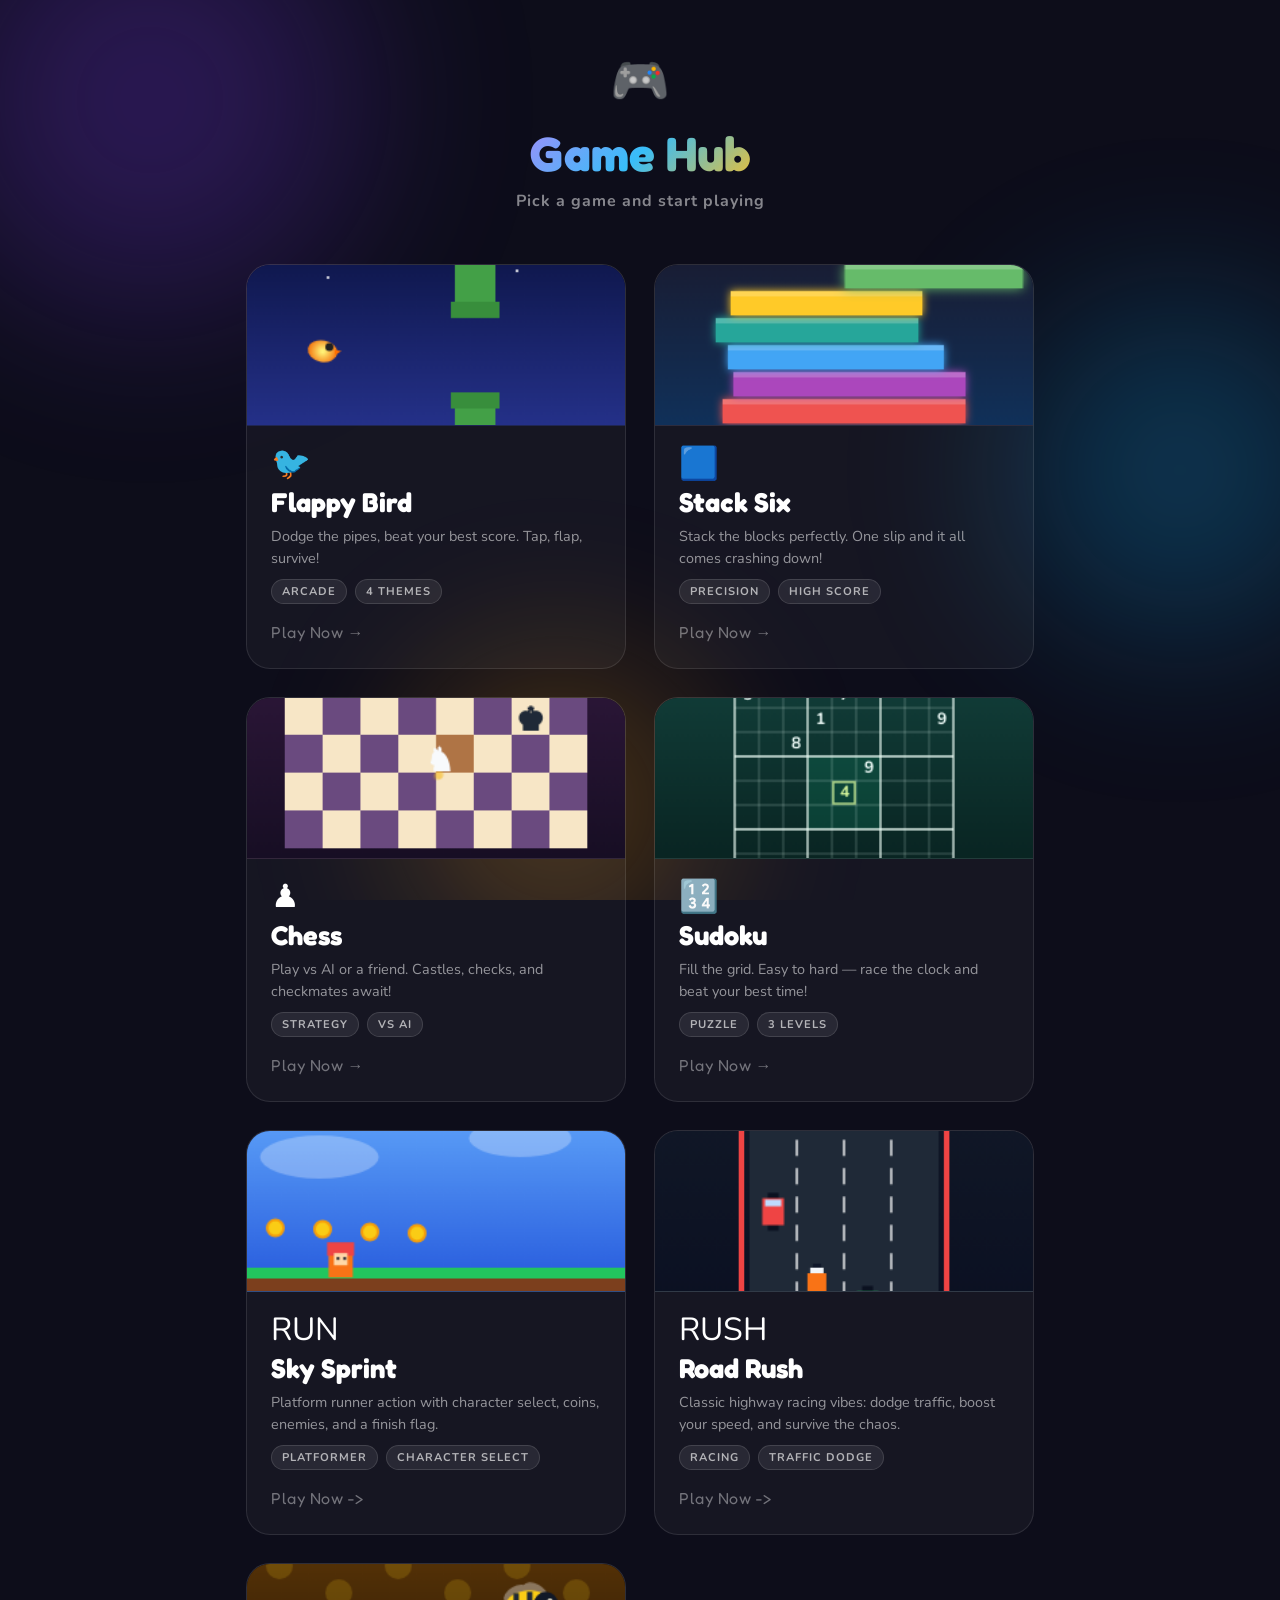
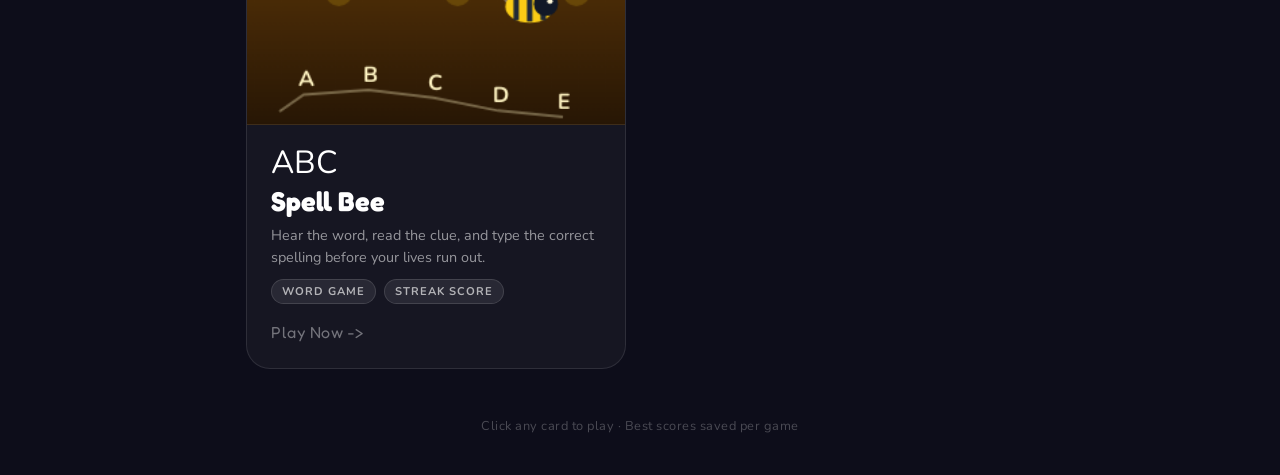
<file: index.html>
<!DOCTYPE html>
<html lang="en">

<head>
  <meta charset="UTF-8" />
  <meta name="viewport" content="width=device-width, initial-scale=1.0" />
  <title>Game Hub</title>
  <meta name="description" content="Play addictive browser games here" />
  <link rel="preconnect" href="https://fonts.googleapis.com" />
  <link rel="preconnect" href="https://fonts.gstatic.com" crossorigin />
  <link href="https://fonts.googleapis.com/css2?family=Fredoka+One&family=Nunito:wght@400;700;900&display=swap"
    rel="stylesheet" />
  <link rel="stylesheet" href="menu.css" />
</head>

<body>
  <div class="bg-orbs">
    <div class="orb orb1"></div>
    <div class="orb orb2"></div>
    <div class="orb orb3"></div>
  </div>

  <div class="page">
    <header class="site-header">
      <div class="logo-mark">🎮</div>
      <h1 class="site-title">Game Hub</h1>
      <p class="site-subtitle">Pick a game and start playing</p>
    </header>

    <main class="game-grid">

      <!-- Flappy Bird Card -->
      <a href="flappy.html" class="game-card" id="card-flappy">
        <div class="card-glow flappy-glow"></div>
        <div class="card-preview flappy-preview">
          <canvas id="flappy-preview-canvas" width="280" height="160"></canvas>
        </div>
        <div class="card-body">
          <div class="card-icon">🐦</div>
          <h2 class="card-title">Flappy Bird</h2>
          <p class="card-desc">Dodge the pipes, beat your best score. Tap, flap, survive!</p>
          <div class="card-tags">
            <span class="tag">Arcade</span>
            <span class="tag">4 Themes</span>
          </div>
          <div class="card-cta">Play Now →</div>
        </div>
      </a>

      <!-- Stack Card -->
      <a href="stack.html" class="game-card" id="card-stack">
        <div class="card-glow stack-glow"></div>
        <div class="card-preview stack-preview">
          <canvas id="stack-preview-canvas" width="280" height="160"></canvas>
        </div>
        <div class="card-body">
          <div class="card-icon">🟦</div>
          <h2 class="card-title">Stack Six</h2>
          <p class="card-desc">Stack the blocks perfectly. One slip and it all comes crashing down!</p>
          <div class="card-tags">
            <span class="tag">Precision</span>
            <span class="tag">High Score</span>
          </div>
          <div class="card-cta">Play Now →</div>
        </div>
      </a>

      <!-- Chess Card -->
      <a href="chess.html" class="game-card" id="card-chess">
        <div class="card-glow chess-glow"></div>
        <div class="card-preview chess-preview">
          <canvas id="chess-preview-canvas" width="280" height="160"></canvas>
        </div>
        <div class="card-body">
          <div class="card-icon">♟</div>
          <h2 class="card-title">Chess</h2>
          <p class="card-desc">Play vs AI or a friend. Castles, checks, and checkmates await!</p>
          <div class="card-tags">
            <span class="tag">Strategy</span>
            <span class="tag">vs AI</span>
          </div>
          <div class="card-cta">Play Now →</div>
        </div>
      </a>

      <!-- Sudoku Card -->
      <a href="sudoku.html" class="game-card" id="card-sudoku">
        <div class="card-glow sudoku-glow"></div>
        <div class="card-preview sudoku-preview">
          <canvas id="sudoku-preview-canvas" width="280" height="160"></canvas>
        </div>
        <div class="card-body">
          <div class="card-icon">🔢</div>
          <h2 class="card-title">Sudoku</h2>
          <p class="card-desc">Fill the grid. Easy to hard — race the clock and beat your best time!</p>
          <div class="card-tags">
            <span class="tag">Puzzle</span>
            <span class="tag">3 Levels</span>
          </div>
          <div class="card-cta">Play Now →</div>
        </div>
      </a>

      <!-- Sky Sprint Card -->
      <a href="mario.html" class="game-card" id="card-mario">
        <div class="card-glow mario-glow"></div>
        <div class="card-preview mario-preview">
          <canvas id="mario-preview-canvas" width="280" height="160"></canvas>
        </div>
        <div class="card-body">
          <div class="card-icon">RUN</div>
          <h2 class="card-title">Sky Sprint</h2>
          <p class="card-desc">Platform runner action with character select, coins, enemies, and a finish flag.</p>
          <div class="card-tags">
            <span class="tag">Platformer</span>
            <span class="tag">Character Select</span>
          </div>
          <div class="card-cta">Play Now -&gt;</div>
        </div>
      </a>

      <!-- Road Rush Card -->
      <a href="roadrush.html" class="game-card" id="card-roadrush">
        <div class="card-glow roadrush-glow"></div>
        <div class="card-preview roadrush-preview">
          <canvas id="roadrush-preview-canvas" width="280" height="160"></canvas>
        </div>
        <div class="card-body">
          <div class="card-icon">RUSH</div>
          <h2 class="card-title">Road Rush</h2>
          <p class="card-desc">Classic highway racing vibes: dodge traffic, boost your speed, and survive the chaos.</p>
          <div class="card-tags">
            <span class="tag">Racing</span>
            <span class="tag">Traffic Dodge</span>
          </div>
          <div class="card-cta">Play Now -&gt;</div>
        </div>
      </a>

      <!-- Spell Bee Card -->
      <a href="spellbee.html" class="game-card" id="card-spellbee">
        <div class="card-glow spellbee-glow"></div>
        <div class="card-preview spellbee-preview">
          <canvas id="spellbee-preview-canvas" width="280" height="160"></canvas>
        </div>
        <div class="card-body">
          <div class="card-icon">ABC</div>
          <h2 class="card-title">Spell Bee</h2>
          <p class="card-desc">Hear the word, read the clue, and type the correct spelling before your lives run out.</p>
          <div class="card-tags">
            <span class="tag">Word Game</span>
            <span class="tag">Streak Score</span>
          </div>
          <div class="card-cta">Play Now -&gt;</div>
        </div>
      </a>

    </main>

    <footer class="site-footer">
      <p>Click any card to play · Best scores saved per game</p>
    </footer>
  </div>

  <script>
    // ── Animated preview: Flappy Bird ──────────────────────────
    (function () {
      const c = document.getElementById('flappy-preview-canvas');
      const ctx = c.getContext('2d');
      const W = c.width, H = c.height;
      let t = 0;
      const pipes = [{ x: 220, gap: 55, topH: 60 }, { x: 370, gap: 55, topH: 90 }];
      const birdY = { val: H / 2 - 10 };

      function drawF() {
        t += 0.04;
        ctx.clearRect(0, 0, W, H);
        const sky = ctx.createLinearGradient(0, 0, 0, H);
        sky.addColorStop(0, '#0c1445'); sky.addColorStop(1, '#283593');
        ctx.fillStyle = sky; ctx.fillRect(0, 0, W, H);
        ctx.fillStyle = '#fff';
        [[20, 15], [60, 30], [120, 10], [200, 25], [250, 8]].forEach(([x, y]) => {
          ctx.beginPath(); ctx.arc(x, y, 1, 0, Math.PI * 2); ctx.fill();
        });
        for (const p of pipes) {
          p.x -= 1.2;
          if (p.x < -40) { p.x = W + 40; p.topH = 40 + Math.random() * 60; }
          ctx.fillStyle = '#43a047';
          ctx.fillRect(p.x, 0, 30, p.topH);
          ctx.fillRect(p.x, p.topH + p.gap, 30, H - p.topH - p.gap - 20);
          ctx.fillStyle = '#388e3c';
          ctx.fillRect(p.x - 3, p.topH - 12, 36, 12);
          ctx.fillRect(p.x - 3, p.topH + p.gap, 36, 12);
        }
        ctx.fillStyle = '#388e3c'; ctx.fillRect(0, H - 20, W, 20);
        ctx.fillStyle = '#66bb6a'; ctx.fillRect(0, H - 20, W, 5);
        birdY.val = H / 2 - 10 + Math.sin(t) * 18;
        const bd = ctx.createRadialGradient(W * 0.2, birdY.val, 1, W * 0.2, birdY.val, 10);
        bd.addColorStop(0, '#fff176'); bd.addColorStop(1, '#f57f17');
        ctx.fillStyle = bd;
        ctx.beginPath(); ctx.ellipse(W * 0.2, birdY.val, 11, 8, Math.sin(t * 0.5) * 0.2, 0, Math.PI * 2);
        ctx.fill();
        ctx.fillStyle = '#212121'; ctx.beginPath(); ctx.arc(W * 0.2 + 5, birdY.val - 3, 3, 0, Math.PI * 2); ctx.fill();
        ctx.fillStyle = '#ff6f00';
        ctx.beginPath(); ctx.moveTo(W * 0.2 + 9, birdY.val - 1); ctx.lineTo(W * 0.2 + 14, birdY.val); ctx.lineTo(W * 0.2 + 9, birdY.val + 3); ctx.closePath(); ctx.fill();
        requestAnimationFrame(drawF);
      }
      drawF();
    })();

    // ── Animated preview: Stack ────────────────────────────────
    (function () {
      const c = document.getElementById('stack-preview-canvas');
      const ctx = c.getContext('2d');
      const W = c.width, H = c.height;
      const COLORS = ['#ef5350', '#ab47bc', '#42a5f5', '#26a69a', '#ffca28', '#66bb6a'];
      const bh = 18, baseW = 180;
      let movX = 0, movDir = 1;
      const placed = [
        { x: (W - baseW) / 2, w: baseW, col: COLORS[0] },
        { x: (W - baseW) / 2 + 8, w: baseW - 8, col: COLORS[1] },
        { x: (W - baseW) / 2 + 4, w: baseW - 20, col: COLORS[2] },
        { x: (W - baseW) / 2 - 5, w: baseW - 30, col: COLORS[3] },
        { x: (W - baseW) / 2 + 6, w: baseW - 38, col: COLORS[4] },
      ];
      function drawS() {
        movX += movDir * 1.5;
        if (movX > 80 || movX < -60) movDir *= -1;
        ctx.clearRect(0, 0, W, H);
        const bg = ctx.createLinearGradient(0, 0, 0, H);
        bg.addColorStop(0, '#1a1a2e'); bg.addColorStop(1, '#0f3460');
        ctx.fillStyle = bg; ctx.fillRect(0, 0, W, H);
        const startY = H - 20;
        placed.forEach((b, i) => {
          const y = startY - (i + 1) * (bh + 2);
          ctx.fillStyle = b.col; ctx.shadowColor = b.col; ctx.shadowBlur = 6;
          ctx.fillRect(b.x, y, b.w, bh); ctx.shadowBlur = 0;
          ctx.fillStyle = 'rgba(255,255,255,0.2)'; ctx.fillRect(b.x, y, b.w, 4);
        });
        const topBlock = placed[placed.length - 1];
        const movY = startY - (placed.length + 1) * (bh + 2);
        const curW = topBlock.w - 10;
        const curX = topBlock.x + 5 + movX;
        ctx.fillStyle = COLORS[5]; ctx.shadowColor = COLORS[5]; ctx.shadowBlur = 8;
        ctx.fillRect(curX, movY, curW, bh); ctx.shadowBlur = 0;
        ctx.fillStyle = 'rgba(255,255,255,0.2)'; ctx.fillRect(curX, movY, curW, 4);
        ctx.fillStyle = '#0f3460'; ctx.fillRect(0, H - 20, W, 20);
        requestAnimationFrame(drawS);
      }
      drawS();
    })();

    // Animated preview: Chess
    (function () {
      const c = document.getElementById('chess-preview-canvas');
      const ctx = c.getContext('2d');
      const W = c.width, H = c.height;
      const cols = 8, rows = 4;
      const sq = 28;
      const boardX = (W - cols * sq) / 2;
      const boardY = 20;
      let phase = 0;
      const trail = [];
      const from = { x: 1, y: 3 };
      const to = { x: 4, y: 1 };

      function drawC() {
        phase += 0.015;
        const prog = (Math.sin(phase) + 1) * 0.5;
        ctx.clearRect(0, 0, W, H);

        const bg = ctx.createLinearGradient(0, 0, 0, H);
        bg.addColorStop(0, '#2d1739');
        bg.addColorStop(1, '#140d21');
        ctx.fillStyle = bg;
        ctx.fillRect(0, 0, W, H);

        for (let y = 0; y < rows; y++) {
          for (let x = 0; x < cols; x++) {
            const light = (x + y) % 2 === 0;
            ctx.fillStyle = light ? '#f7e6c6' : '#6a4a7f';
            ctx.fillRect(boardX + x * sq, boardY + y * sq, sq, sq);
          }
        }

        const hx = boardX + to.x * sq;
        const hy = boardY + to.y * sq;
        ctx.fillStyle = `rgba(245, 158, 11, ${0.25 + 0.25 * Math.sin(phase * 2)})`;
        ctx.fillRect(hx, hy, sq, sq);

        const px = boardX + (from.x + (to.x - from.x) * prog) * sq + sq / 2;
        const py = boardY + (from.y + (to.y - from.y) * prog) * sq + sq / 2;

        trail.push({ x: px, y: py, a: 0.26 });
        if (trail.length > 8) trail.shift();
        trail.forEach((dot, i) => {
          ctx.fillStyle = `rgba(251,191,36,${dot.a * (i / trail.length)})`;
          ctx.beginPath();
          ctx.arc(dot.x, dot.y + 8, 3, 0, Math.PI * 2);
          ctx.fill();
        });

        ctx.font = 'bold 24px Nunito';
        ctx.textAlign = 'center';
        ctx.textBaseline = 'middle';

        ctx.fillStyle = '#f8fafc';
        ctx.fillText('♞', px, py);

        ctx.fillStyle = '#1f2937';
        ctx.fillText('♚', boardX + 6.5 * sq, boardY + 0.7 * sq);

        ctx.fillStyle = '#fff';
        ctx.font = '700 11px Nunito';
        ctx.fillText('CHECK TACTIC', W / 2, H - 12);

        requestAnimationFrame(drawC);
      }

      drawC();
    })();

    // Animated preview: Sudoku
    (function () {
      const c = document.getElementById('sudoku-preview-canvas');
      const ctx = c.getContext('2d');
      const W = c.width, H = c.height;
      const size = 18;
      const gX = (W - size * 9) / 2;
      const gY = 10;
      let step = 0;
      const fills = [
        { r: 0, c: 0, n: 5 }, { r: 0, c: 4, n: 7 }, { r: 1, c: 3, n: 1 },
        { r: 1, c: 8, n: 9 }, { r: 2, c: 2, n: 8 }, { r: 3, c: 5, n: 9 },
        { r: 4, c: 4, n: 4 }, { r: 5, c: 0, n: 7 }, { r: 6, c: 6, n: 2 },
        { r: 7, c: 1, n: 3 }, { r: 7, c: 7, n: 8 }, { r: 8, c: 8, n: 6 }
      ];

      function drawU() {
        step += 0.05;
        const reveal = Math.floor((step * 2.5) % (fills.length + 6));

        ctx.clearRect(0, 0, W, H);

        const bg = ctx.createLinearGradient(0, 0, 0, H);
        bg.addColorStop(0, '#123f3a');
        bg.addColorStop(1, '#08211f');
        ctx.fillStyle = bg;
        ctx.fillRect(0, 0, W, H);

        ctx.fillStyle = 'rgba(16,185,129,0.16)';
        ctx.fillRect(gX + 3 * size, gY + 3 * size, 3 * size, 3 * size);

        for (let i = 0; i <= 9; i++) {
          const thick = i % 3 === 0;
          ctx.strokeStyle = thick ? 'rgba(236,253,245,0.7)' : 'rgba(236,253,245,0.25)';
          ctx.lineWidth = thick ? 1.8 : 1;
          ctx.beginPath();
          ctx.moveTo(gX + i * size, gY);
          ctx.lineTo(gX + i * size, gY + size * 9);
          ctx.stroke();
          ctx.beginPath();
          ctx.moveTo(gX, gY + i * size);
          ctx.lineTo(gX + size * 9, gY + i * size);
          ctx.stroke();
        }

        ctx.textAlign = 'center';
        ctx.textBaseline = 'middle';
        ctx.font = '700 12px Nunito';

        fills.forEach((cell, i) => {
          if (i > reveal) return;
          const x = gX + cell.c * size + size / 2;
          const y = gY + cell.r * size + size / 2;
          const isActive = i === reveal % fills.length;
          ctx.fillStyle = isActive ? '#d9f99d' : '#f0fdfa';
          ctx.fillText(String(cell.n), x, y);
          if (isActive) {
            ctx.strokeStyle = 'rgba(217,249,157,0.8)';
            ctx.lineWidth = 1.5;
            ctx.strokeRect(gX + cell.c * size + 1, gY + cell.r * size + 1, size - 2, size - 2);
          }
        });

        ctx.fillStyle = '#ecfeff';
        ctx.font = '700 11px Nunito';
        ctx.fillText('SOLVING...', W / 2, H - 8);

        requestAnimationFrame(drawU);
      }

      drawU();
    })();

    // Animated preview: Sky Sprint
    (function () {
      const c = document.getElementById('mario-preview-canvas');
      if (!c) return;
      const ctx = c.getContext('2d');
      const W = c.width, H = c.height;
      let t = 0;
      const coins = [120, 155, 190, 225];

      function drawM() {
        t += 0.04;
        ctx.clearRect(0, 0, W, H);

        const sky = ctx.createLinearGradient(0, 0, 0, H);
        sky.addColorStop(0, '#60a5fa');
        sky.addColorStop(1, '#1d4ed8');
        ctx.fillStyle = sky;
        ctx.fillRect(0, 0, W, H);

        ctx.fillStyle = 'rgba(255,255,255,0.28)';
        ctx.beginPath();
        ctx.ellipse(80 - (t * 12 % 320), 40, 44, 16, 0, 0, Math.PI * 2);
        ctx.ellipse(220 - (t * 8 % 320), 26, 38, 14, 0, 0, Math.PI * 2);
        ctx.fill();

        ctx.fillStyle = '#7c3f1d';
        ctx.fillRect(0, 128, W, 32);
        ctx.fillStyle = '#22c55e';
        ctx.fillRect(0, 122, W, 8);

        const pX = 64 + Math.sin(t * 2) * 8;
        const pY = 98 + Math.sin(t * 4) * 2;
        ctx.fillStyle = '#f97316';
        ctx.fillRect(pX + 4, pY + 12, 18, 18);
        ctx.fillStyle = '#ef4444';
        ctx.fillRect(pX + 3, pY + 4, 20, 10);
        ctx.fillStyle = '#ffd8a8';
        ctx.fillRect(pX + 8, pY + 12, 10, 9);
        ctx.fillStyle = '#111827';
        ctx.fillRect(pX + 10, pY + 15, 2, 2);
        ctx.fillRect(pX + 15, pY + 15, 2, 2);

        const bob = Math.sin(t * 6);
        for (let i = 0; i < coins.length; i++) {
          const cx = coins[i] - (t * 45 % 320);
          if (cx < -20) continue;
          ctx.fillStyle = '#facc15';
          ctx.beginPath();
          ctx.arc(cx, 94 + Math.sin(t * 5 + i) * 2 + bob, 6, 0, Math.PI * 2);
          ctx.fill();
          ctx.strokeStyle = '#f59e0b';
          ctx.lineWidth = 2;
          ctx.stroke();
        }

        ctx.fillStyle = '#fef3c7';
        ctx.font = '700 10px Nunito';
        ctx.textAlign = 'center';
        ctx.fillText('RUN TO THE FLAG', W / 2, 150);

        requestAnimationFrame(drawM);
      }

      drawM();
    })();

    // Animated preview: Road Rush
    (function () {
      const c = document.getElementById('roadrush-preview-canvas');
      if (!c) return;
      const ctx = c.getContext('2d');
      const W = c.width, H = c.height;
      const roadW = 140;
      const roadX = (W - roadW) / 2;
      const lanes = 4;
      const cars = [
        { lane: 0, y: 20, color: '#ef4444' },
        { lane: 2, y: 78, color: '#22c55e' },
        { lane: 3, y: 120, color: '#3b82f6' }
      ];
      let t = 0;
      let riderLane = 1.4;

      function lx(lane) {
        return roadX + (lane + 0.5) * (roadW / lanes);
      }

      function drawR() {
        t += 0.035;
        ctx.clearRect(0, 0, W, H);

        const bg = ctx.createLinearGradient(0, 0, 0, H);
        bg.addColorStop(0, '#111827');
        bg.addColorStop(1, '#0b1022');
        ctx.fillStyle = bg;
        ctx.fillRect(0, 0, W, H);

        ctx.fillStyle = '#1f2937';
        ctx.fillRect(roadX, 0, roadW, H);
        ctx.fillStyle = '#ef4444';
        ctx.fillRect(roadX - 8, 0, 4, H);
        ctx.fillRect(roadX + roadW + 4, 0, 4, H);

        ctx.strokeStyle = 'rgba(255,255,255,0.65)';
        ctx.lineWidth = 2;
        ctx.setLineDash([12, 9]);
        ctx.lineDashOffset = -(t * 90);
        for (let i = 1; i < lanes; i++) {
          const x = roadX + i * (roadW / lanes);
          ctx.beginPath();
          ctx.moveTo(x, -20);
          ctx.lineTo(x, H + 20);
          ctx.stroke();
        }
        ctx.setLineDash([]);

        cars.forEach((car, i) => {
          car.y += 1.1 + i * 0.2;
          if (car.y > H + 30) {
            car.y = -26 - Math.random() * 30;
            car.lane = Math.floor(Math.random() * lanes);
          }
          const x = lx(car.lane);
          ctx.fillStyle = '#0b1120';
          ctx.fillRect(x - 4, car.y - 14, 8, 28);
          ctx.fillStyle = car.color;
          ctx.fillRect(x - 8, car.y - 10, 16, 20);
          ctx.fillStyle = '#bfdbfe';
          ctx.fillRect(x - 6, car.y - 9, 12, 5);
        });

        riderLane += (1.5 + Math.sin(t * 3) * 0.95 - riderLane) * 0.08;
        const rx = lx(riderLane);
        const ry = H - 24;
        ctx.fillStyle = '#0f172a';
        ctx.fillRect(rx - 3, ry - 17, 6, 34);
        ctx.fillStyle = '#f97316';
        ctx.fillRect(rx - 7, ry - 10, 14, 16);
        ctx.fillStyle = '#f1f5f9';
        ctx.fillRect(rx - 5, ry - 14, 10, 4);

        ctx.fillStyle = '#fde68a';
        ctx.font = '700 10px Nunito';
        ctx.textAlign = 'center';
        ctx.fillText('RUSH HOUR', W / 2, 14);

        requestAnimationFrame(drawR);
      }

      drawR();
    })();

    // Animated preview: Spell Bee
    (function () {
      const c = document.getElementById('spellbee-preview-canvas');
      if (!c) return;
      const ctx = c.getContext('2d');
      const W = c.width, H = c.height;
      let t = 0;
      const letters = ['A', 'B', 'C', 'D', 'E'];

      function drawBee(x, y, wingOffset) {
        ctx.fillStyle = 'rgba(255,255,255,0.35)';
        ctx.beginPath();
        ctx.ellipse(x - 10, y - 10 + wingOffset, 10, 6, -0.5, 0, Math.PI * 2);
        ctx.ellipse(x + 4, y - 10 - wingOffset, 10, 6, 0.5, 0, Math.PI * 2);
        ctx.fill();

        ctx.fillStyle = '#facc15';
        ctx.beginPath();
        ctx.ellipse(x, y, 18, 12, 0, 0, Math.PI * 2);
        ctx.fill();

        ctx.fillStyle = '#1f2937';
        ctx.fillRect(x - 12, y - 10, 4, 20);
        ctx.fillRect(x - 2, y - 11, 4, 22);
        ctx.fillRect(x + 8, y - 10, 4, 20);
        ctx.fillStyle = '#111827';
        ctx.beginPath();
        ctx.arc(x + 12, y - 2, 9, 0, Math.PI * 2);
        ctx.fill();
        ctx.fillStyle = '#fff8db';
        ctx.beginPath();
        ctx.arc(x + 15, y - 4, 2, 0, Math.PI * 2);
        ctx.fill();
      }

      function drawSpell() {
        t += 0.035;
        ctx.clearRect(0, 0, W, H);

        const bg = ctx.createLinearGradient(0, 0, 0, H);
        bg.addColorStop(0, '#5a3507');
        bg.addColorStop(1, '#201205');
        ctx.fillStyle = bg;
        ctx.fillRect(0, 0, W, H);

        ctx.fillStyle = 'rgba(250, 204, 21, 0.18)';
        for (let i = 0; i < 6; i++) {
          const x = 24 + i * 44;
          const y = 22 + (i % 2) * 20;
          ctx.beginPath();
          ctx.arc(x, y, 10, 0, Math.PI * 2);
          ctx.fill();
        }

        ctx.fillStyle = '#fff4c2';
        ctx.font = '700 16px Nunito';
        letters.forEach((letter, i) => {
          const x = 38 + i * 48;
          const y = 118 + Math.sin(t * 2 + i) * 10;
          ctx.fillText(letter, x, y);
        });

        ctx.strokeStyle = 'rgba(255, 244, 194, 0.35)';
        ctx.lineWidth = 2;
        ctx.beginPath();
        ctx.moveTo(24, 130);
        for (let i = 0; i < letters.length; i++) {
          const x = 42 + i * 48;
          const y = 124 + Math.sin(t * 2 + i) * 10;
          ctx.lineTo(x, y);
        }
        ctx.stroke();

        drawBee(170 + Math.sin(t) * 42, 62 + Math.cos(t * 1.5) * 10, Math.sin(t * 8) * 3);

        ctx.fillStyle = '#fff7db';
        ctx.font = '700 10px Nunito';
        ctx.fillText('SPELL THE WORD', 92, 18);

        requestAnimationFrame(drawSpell);
      }

      drawSpell();
    })();
  </script>
</body>

</html>
</file>
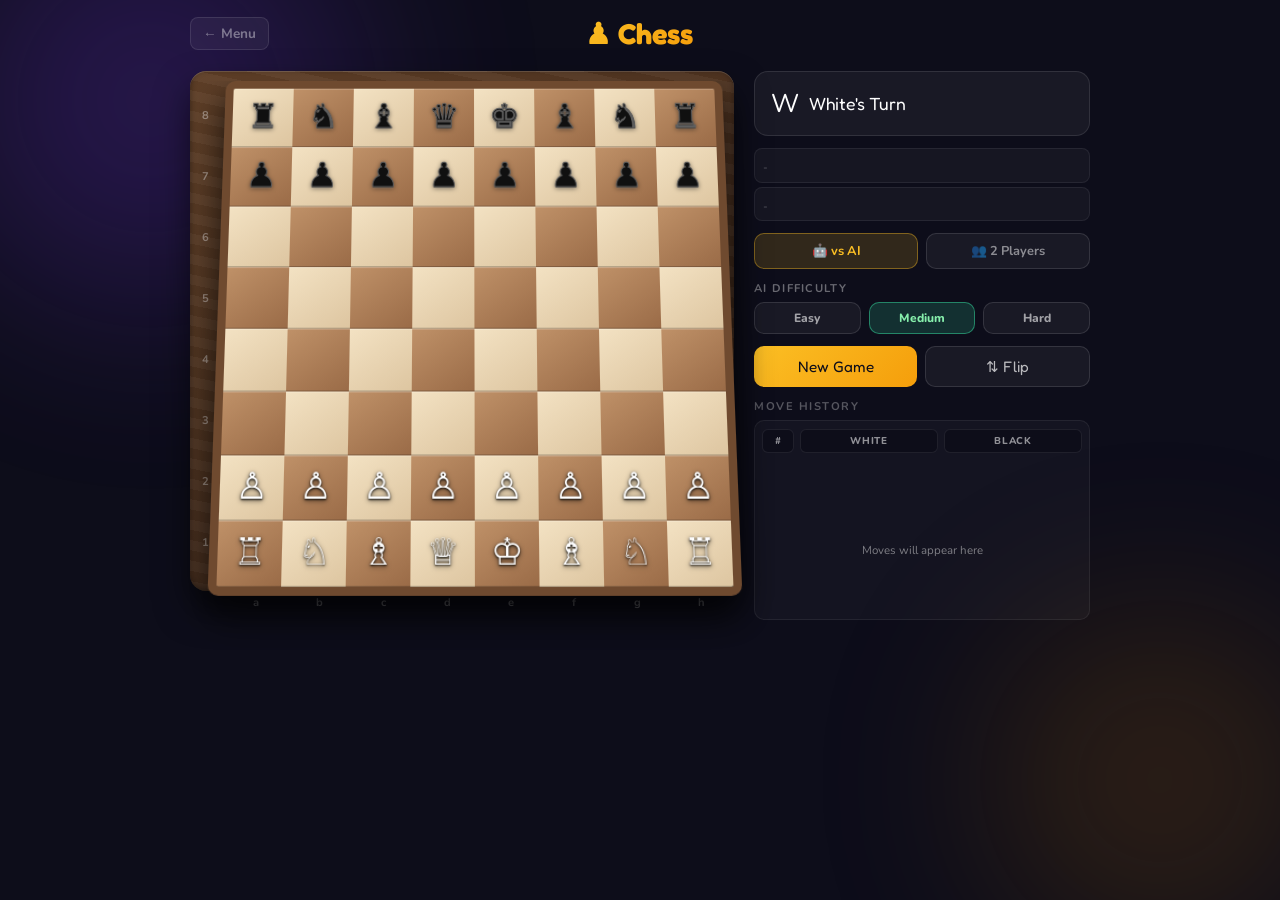
<file: chess.html>
<!DOCTYPE html>
<html lang="en">

<head>
    <meta charset="UTF-8" />
    <meta name="viewport" content="width=device-width, initial-scale=1.0" />
    <title>Chess</title>
    <meta name="description" content="Play Chess vs AI or a friend in this premium browser chess game." />
    <link rel="preconnect" href="https://fonts.googleapis.com" />
    <link rel="preconnect" href="https://fonts.gstatic.com" crossorigin />
    <link href="https://fonts.googleapis.com/css2?family=Fredoka+One&family=Nunito:wght@400;700;900&display=swap"
        rel="stylesheet" />
    <link rel="stylesheet" href="chess.css" />
</head>

<body>
    <div class="bg-orbs">
        <div class="orb orb1"></div>
        <div class="orb orb2"></div>
    </div>

    <div class="page">
        <header class="game-header">
            <a href="index.html" class="back-btn">← Menu</a>
            <h1 class="game-title">♟ Chess</h1>
            <div class="header-spacer"></div>
        </header>

        <div class="game-layout">
            <!-- Board side -->
            <div class="board-area">
                <div class="board-wrapper">
                    <div class="rank-labels" id="rank-labels"></div>
                    <div class="chess-board" id="chess-board"></div>
                </div>
                <div class="file-labels" id="file-labels"></div>
            </div>

            <!-- Side panel -->
            <aside class="side-panel">
                <div class="status-box">
                    <div id="status-icon">♟</div>
                    <div id="status-text">White's Turn</div>
                </div>

                <div class="captured-section">
                    <div class="captured-row" id="captured-by-white"></div>
                    <div class="captured-row" id="captured-by-black"></div>
                </div>

                <div class="mode-toggle">
                    <button id="vs-ai-btn" class="mode-btn active">🤖 vs AI</button>
                    <button id="vs-human-btn" class="mode-btn">👥 2 Players</button>
                </div>

                <div id="ai-level-wrap" class="difficulty-wrap">
                    <div class="difficulty-label">AI Difficulty</div>
                    <div class="difficulty-toggle">
                        <button class="difficulty-btn" data-level="easy">Easy</button>
                        <button class="difficulty-btn active" data-level="medium">Medium</button>
                        <button class="difficulty-btn" data-level="hard">Hard</button>
                    </div>
                </div>

                <div class="action-row">
                    <button id="new-game-btn" class="action-btn primary">New Game</button>
                    <button id="flip-btn" class="action-btn">⇅ Flip</button>
                </div>

                <div class="move-history-wrap">
                    <div class="move-history-label">Move History</div>
                    <div class="move-history" id="move-history"></div>
                </div>
            </aside>
        </div>

        <!-- Game over overlay -->
        <div id="game-over-overlay" class="game-over-overlay hidden">
            <div id="game-over-box" class="game-over-box">
                <p id="game-over-badge" class="game-over-badge">GAME OVER</p>
                <h2 id="game-over-title" class="game-over-title">Result</h2>
                <p id="game-over-msg" class="game-over-msg"></p>
                <button id="result-new-btn" class="result-btn">New Game</button>
                <a href="index.html" class="result-link">&larr; Main Menu</a>
            </div>
        </div>

        <!-- Promotion dialog -->
        <div id="promo-dialog" class="promo-dialog hidden">
            <div class="promo-content">
                <p class="promo-title">Promote Pawn</p>
                <div class="promo-choices" id="promo-choices"></div>
            </div>
        </div>
    </div>

    <script src="chess.js"></script>
</body>

</html>
</file>
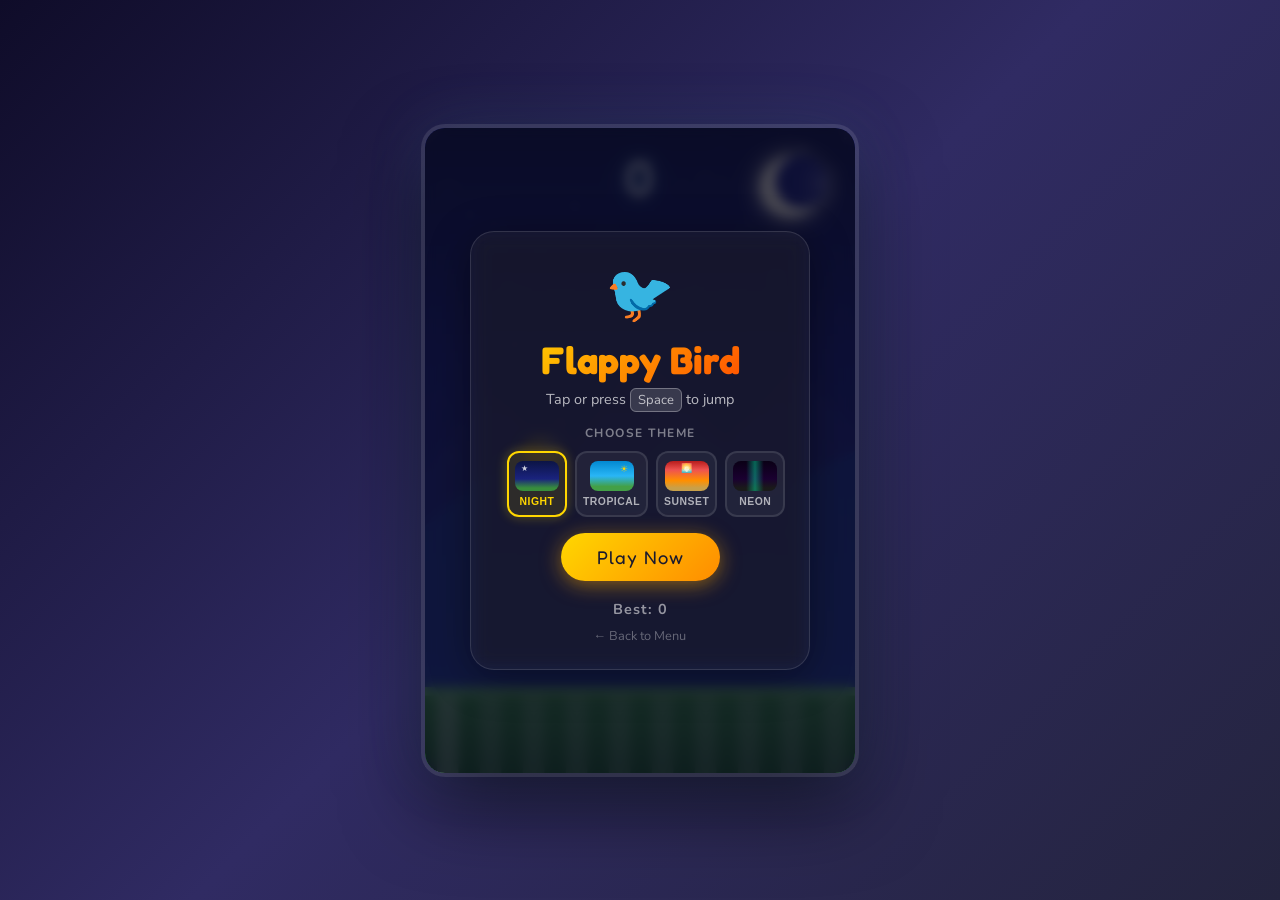
<file: flappy.html>
<!DOCTYPE html>
<html lang="en">

<head>
    <meta charset="UTF-8" />
    <meta name="viewport" content="width=device-width, initial-scale=1.0" />
    <title>Flappy Bird</title>
    <meta name="description" content="A beautiful Flappy Bird game built with HTML5 Canvas and JavaScript." />
    <link rel="preconnect" href="https://fonts.googleapis.com" />
    <link rel="preconnect" href="https://fonts.gstatic.com" crossorigin />
    <link href="https://fonts.googleapis.com/css2?family=Fredoka+One&family=Nunito:wght@400;700;900&display=swap"
        rel="stylesheet" />
    <link rel="stylesheet" href="style.css" />
</head>

<body>
    <div id="game-wrapper">
        <canvas id="gameCanvas" width="400" height="600"></canvas>

        <!-- Start Screen -->
        <div id="start-screen" class="overlay">
            <div class="overlay-content">
                <div class="bird-logo">🐦</div>
                <h1 class="game-title">Flappy Bird</h1>
                <p class="subtitle">Tap or press <kbd>Space</kbd> to jump</p>

                <!-- Theme Selector -->
                <div class="theme-section">
                    <p class="theme-label">Choose Theme</p>
                    <div class="theme-grid" id="theme-grid">
                        <button class="theme-btn active" data-theme="night" id="theme-night" title="Night Sky">
                            <span class="theme-preview night-preview"></span>
                            <span class="theme-name">Night</span>
                        </button>
                        <button class="theme-btn" data-theme="tropical" id="theme-tropical" title="Tropical Day">
                            <span class="theme-preview tropical-preview"></span>
                            <span class="theme-name">Tropical</span>
                        </button>
                        <button class="theme-btn" data-theme="sunset" id="theme-sunset" title="Desert Sunset">
                            <span class="theme-preview sunset-preview"></span>
                            <span class="theme-name">Sunset</span>
                        </button>
                        <button class="theme-btn" data-theme="neon" id="theme-neon" title="Neon City">
                            <span class="theme-preview neon-preview"></span>
                            <span class="theme-name">Neon</span>
                        </button>
                    </div>
                </div>

                <button id="start-btn" class="btn-primary">Play Now</button>
                <div class="best-score-display">
                    <span>Best: </span><span id="best-score-start">0</span>
                </div>
                <a href="index.html"
                    style="display:block;font-size:0.8rem;color:rgba(255,255,255,0.35);text-decoration:none;margin-top:8px;transition:color 0.2s;"
                    onmouseover="this.style.color='rgba(255,255,255,0.7)'"
                    onmouseout="this.style.color='rgba(255,255,255,0.35)'">← Back to Menu</a>
            </div>
        </div>

        <!-- Game Over Screen -->
        <div id="gameover-screen" class="overlay hidden">
            <div class="overlay-content gameover-content">
                <div class="gameover-icon">💀</div>
                <h2 class="gameover-title">Game Over!</h2>
                <div class="score-cards">
                    <div class="score-card">
                        <span class="score-label">Score</span>
                        <span id="final-score" class="score-value">0</span>
                    </div>
                    <div class="score-card highlight">
                        <span class="score-label">Best</span>
                        <span id="final-best" class="score-value">0</span>
                    </div>
                </div>
                <div id="new-best-badge" class="new-best hidden">🏆 New Best!</div>
                <button id="restart-btn" class="btn-primary">Play Again</button>
                <button id="change-theme-btn" class="btn-secondary">Change Theme</button>
            </div>
        </div>

        <!-- HUD -->
        <div id="hud" class="hidden">
            <div id="score-display">0</div>
            <a href="index.html"
                style="position:absolute;top:18px;right:16px;font-size:1.1rem;color:rgba(255,255,255,0.45);text-decoration:none;background:rgba(255,255,255,0.07);border:1px solid rgba(255,255,255,0.12);border-radius:10px;padding:5px 9px;transition:background 0.2s;"
                title="Main Menu">☰</a>
        </div>
    </div>

    <script src="game.js"></script>
</body>

</html>
</file>
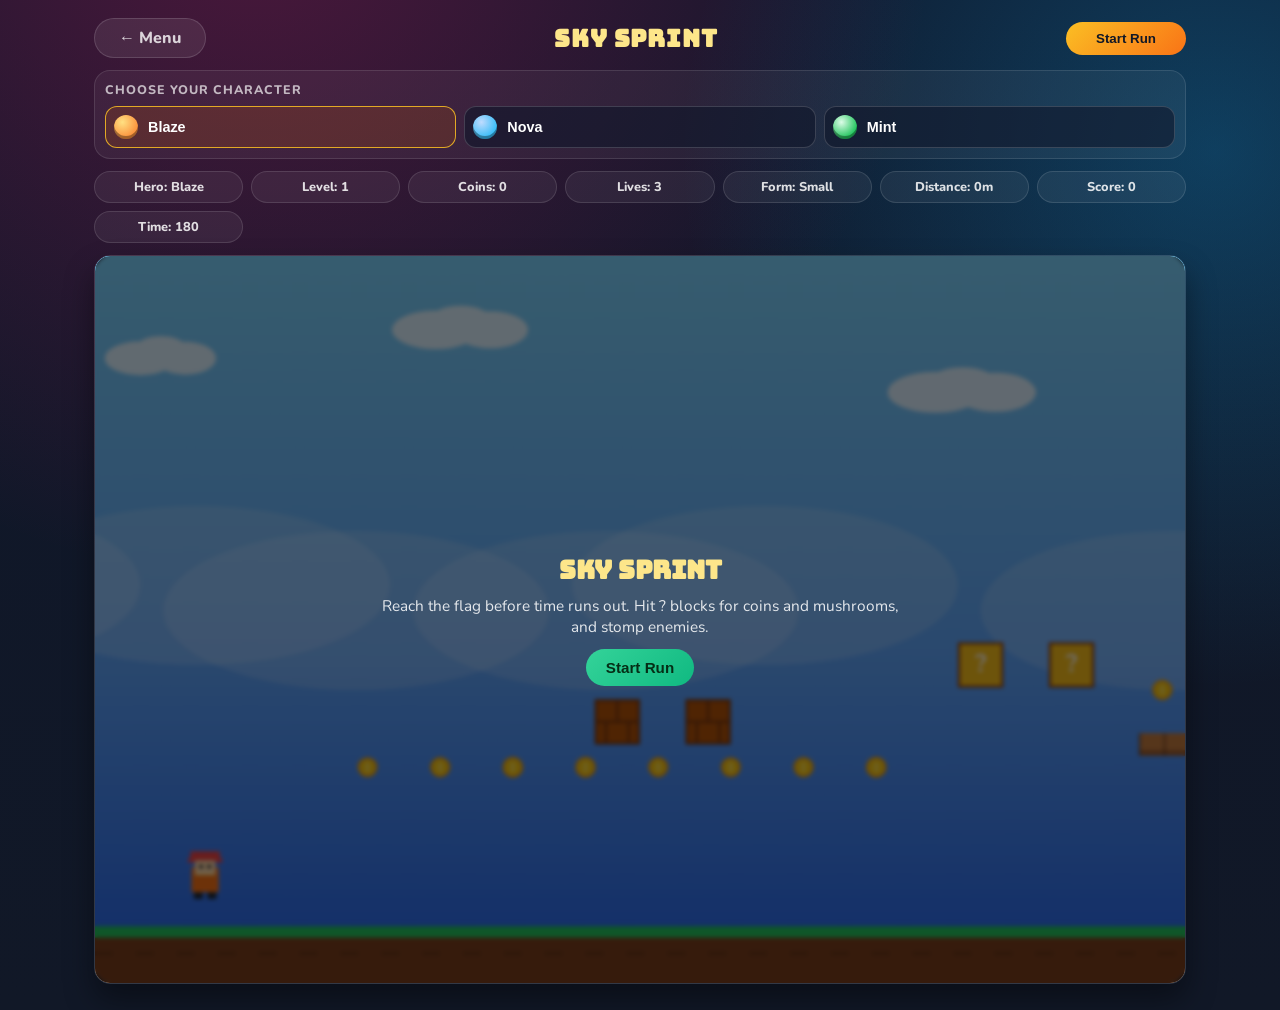
<file: mario.html>
<!DOCTYPE html>
<html lang="en">

<head>
    <meta charset="UTF-8" />
    <meta name="viewport" content="width=device-width, initial-scale=1.0" />
    <title>Sky Sprint</title>
    <meta name="description" content="Run, jump, collect coins, and reach the flag in this platform game." />
    <link rel="preconnect" href="https://fonts.googleapis.com" />
    <link rel="preconnect" href="https://fonts.gstatic.com" crossorigin />
    <link href="https://fonts.googleapis.com/css2?family=Bungee&family=Nunito:wght@400;700;900&display=swap"
        rel="stylesheet" />
    <link rel="stylesheet" href="mario.css" />
</head>

<body>
    <div class="page">
        <header class="top-bar">
            <a class="back-btn" href="index.html">&larr; Menu</a>
            <h1>Sky Sprint</h1>
            <button id="start-btn" class="start-btn">Start Run</button>
        </header>

        <section class="select-wrap">
            <p class="select-title">Choose Your Character</p>
            <div class="char-grid" id="char-grid">
                <button class="char-option active" data-char="blaze">
                    <span class="char-icon blaze"></span>
                    <span class="char-name">Blaze</span>
                </button>
                <button class="char-option" data-char="nova">
                    <span class="char-icon nova"></span>
                    <span class="char-name">Nova</span>
                </button>
                <button class="char-option" data-char="mint">
                    <span class="char-icon mint"></span>
                    <span class="char-name">Mint</span>
                </button>
            </div>
        </section>

        <section class="hud">
            <div class="hud-pill">Hero: <span id="hud-hero">Blaze</span></div>
            <div class="hud-pill">Level: <span id="hud-level">1</span></div>
            <div class="hud-pill">Coins: <span id="hud-coins">0</span></div>
            <div class="hud-pill">Lives: <span id="hud-lives">3</span></div>
            <div class="hud-pill">Form: <span id="hud-form">Small</span></div>
            <div class="hud-pill">Distance: <span id="hud-distance">0m</span></div>
            <div class="hud-pill">Score: <span id="hud-score">0</span></div>
            <div class="hud-pill">Time: <span id="hud-time">180</span></div>
        </section>

        <section class="game-shell">
            <canvas id="runner-canvas" width="960" height="640" aria-label="Sky Sprint game canvas"></canvas>
            <div id="game-overlay" class="game-overlay">
                <h2 id="overlay-title">Sky Sprint</h2>
                <p id="overlay-text">Select a character, then click Start Run.</p>
                <button id="overlay-btn" class="overlay-btn">Start Run</button>
            </div>
        </section>



        <section class="touch-controls" aria-label="Mobile controls">
            <div class="joystick-wrap" id="joystick-wrap">
                <div class="joystick-base">
                    <div class="joystick-ring"></div>
                    <div class="joystick-knob" id="joystick-knob"></div>
                </div>
            </div>
            <button class="touch-action-btn jump-btn" id="jump-btn" type="button" aria-label="Jump action">
                <span class="jump-main">A</span>
                <span class="jump-sub">JUMP</span>
            </button>
        </section>
    </div>

    <script src="mario.js"></script>
</body>

</html>
</file>
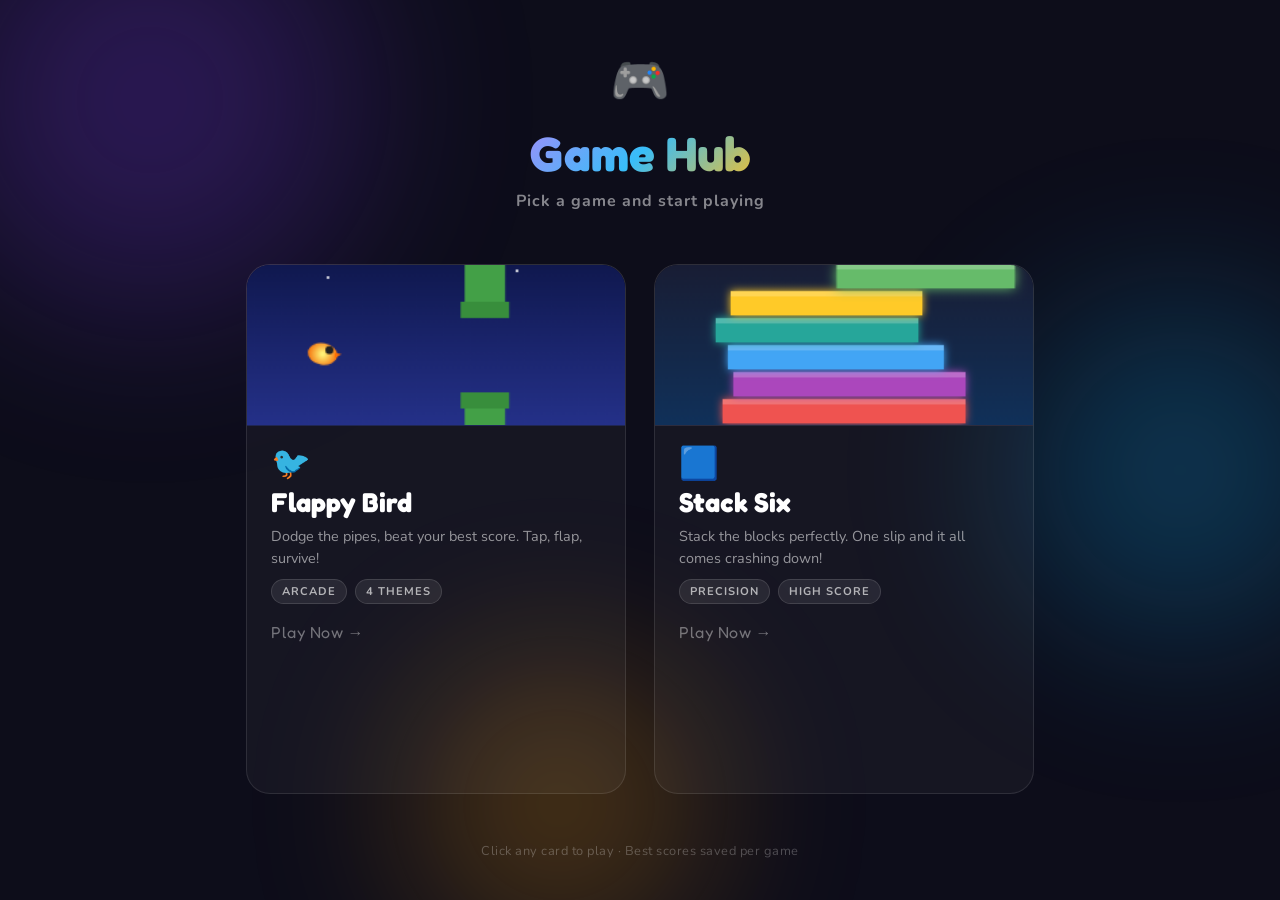
<file: menu.html>
<!DOCTYPE html>
<html lang="en">

<head>
    <meta charset="UTF-8" />
    <meta name="viewport" content="width=device-width, initial-scale=1.0" />
    <title>Game Hub</title>
    <meta name="description" content="Play Flappy Bird and Stack — two addictive browser games." />
    <link rel="preconnect" href="https://fonts.googleapis.com" />
    <link rel="preconnect" href="https://fonts.gstatic.com" crossorigin />
    <link href="https://fonts.googleapis.com/css2?family=Fredoka+One&family=Nunito:wght@400;700;900&display=swap"
        rel="stylesheet" />
    <link rel="stylesheet" href="menu.css" />
</head>

<body>
    <div class="bg-orbs">
        <div class="orb orb1"></div>
        <div class="orb orb2"></div>
        <div class="orb orb3"></div>
    </div>

    <div class="page">
        <header class="site-header">
            <div class="logo-mark">🎮</div>
            <h1 class="site-title">Game Hub</h1>
            <p class="site-subtitle">Pick a game and start playing</p>
        </header>

        <main class="game-grid">

            <!-- Flappy Bird Card -->
            <a href="index.html" class="game-card" id="card-flappy">
                <div class="card-glow flappy-glow"></div>
                <div class="card-preview flappy-preview">
                    <canvas id="flappy-preview-canvas" width="280" height="160"></canvas>
                </div>
                <div class="card-body">
                    <div class="card-icon">🐦</div>
                    <h2 class="card-title">Flappy Bird</h2>
                    <p class="card-desc">Dodge the pipes, beat your best score. Tap, flap, survive!</p>
                    <div class="card-tags">
                        <span class="tag">Arcade</span>
                        <span class="tag">4 Themes</span>
                    </div>
                    <div class="card-cta">Play Now →</div>
                </div>
            </a>

            <!-- Stack Card -->
            <a href="stack.html" class="game-card" id="card-stack">
                <div class="card-glow stack-glow"></div>
                <div class="card-preview stack-preview">
                    <canvas id="stack-preview-canvas" width="280" height="160"></canvas>
                </div>
                <div class="card-body">
                    <div class="card-icon">🟦</div>
                    <h2 class="card-title">Stack Six</h2>
                    <p class="card-desc">Stack the blocks perfectly. One slip and it all comes crashing down!</p>
                    <div class="card-tags">
                        <span class="tag">Precision</span>
                        <span class="tag">High Score</span>
                    </div>
                    <div class="card-cta">Play Now →</div>
                </div>
            </a>

        </main>

        <footer class="site-footer">
            <p>Click any card to play · Best scores saved per game</p>
        </footer>
    </div>

    <script>
        // ── Animated preview: Flappy Bird ──────────────────────────
        (function () {
            const c = document.getElementById('flappy-preview-canvas');
            const ctx = c.getContext('2d');
            const W = c.width, H = c.height;
            let t = 0;
            const pipes = [{ x: 220, gap: 55, topH: 60 }, { x: 370, gap: 55, topH: 90 }];
            const birdY = { val: H / 2 - 10 };

            function drawF() {
                t += 0.04;
                ctx.clearRect(0, 0, W, H);

                // Sky
                const sky = ctx.createLinearGradient(0, 0, 0, H);
                sky.addColorStop(0, '#0c1445'); sky.addColorStop(1, '#283593');
                ctx.fillStyle = sky; ctx.fillRect(0, 0, W, H);

                // Stars
                ctx.fillStyle = '#fff';
                [[20, 15], [60, 30], [120, 10], [200, 25], [250, 8]].forEach(([x, y]) => {
                    ctx.beginPath(); ctx.arc(x, y, 1, 0, Math.PI * 2); ctx.fill();
                });

                // Pipes
                for (const p of pipes) {
                    p.x -= 1.2;
                    if (p.x < -40) { p.x = W + 40; p.topH = 40 + Math.random() * 60; }
                    ctx.fillStyle = '#43a047';
                    ctx.fillRect(p.x, 0, 30, p.topH);
                    ctx.fillRect(p.x, p.topH + p.gap, 30, H - p.topH - p.gap - 20);
                    ctx.fillStyle = '#388e3c';
                    ctx.fillRect(p.x - 3, p.topH - 12, 36, 12);
                    ctx.fillRect(p.x - 3, p.topH + p.gap, 36, 12);
                }

                // Ground
                ctx.fillStyle = '#388e3c'; ctx.fillRect(0, H - 20, W, 20);
                ctx.fillStyle = '#66bb6a'; ctx.fillRect(0, H - 20, W, 5);

                // Bird
                birdY.val = H / 2 - 10 + Math.sin(t) * 18;
                const bd = ctx.createRadialGradient(W * 0.2, birdY.val, 1, W * 0.2, birdY.val, 10);
                bd.addColorStop(0, '#fff176'); bd.addColorStop(1, '#f57f17');
                ctx.fillStyle = bd;
                ctx.beginPath(); ctx.ellipse(W * 0.2, birdY.val, 11, 8, Math.sin(t * 0.5) * 0.2, 0, Math.PI * 2);
                ctx.fill();
                ctx.fillStyle = '#212121'; ctx.beginPath(); ctx.arc(W * 0.2 + 5, birdY.val - 3, 3, 0, Math.PI * 2); ctx.fill();
                ctx.fillStyle = '#ff6f00';
                ctx.beginPath(); ctx.moveTo(W * 0.2 + 9, birdY.val - 1); ctx.lineTo(W * 0.2 + 14, birdY.val); ctx.lineTo(W * 0.2 + 9, birdY.val + 3); ctx.closePath(); ctx.fill();

                requestAnimationFrame(drawF);
            }
            drawF();
        })();

        // ── Animated preview: Stack ────────────────────────────────
        (function () {
            const c = document.getElementById('stack-preview-canvas');
            const ctx = c.getContext('2d');
            const W = c.width, H = c.height;
            const COLORS = ['#ef5350', '#ab47bc', '#42a5f5', '#26a69a', '#ffca28', '#66bb6a'];
            const bh = 18, baseW = 180;
            let t = 0;
            let movX = 0, movDir = 1;

            const placed = [
                { x: (W - baseW) / 2, w: baseW, col: COLORS[0] },
                { x: (W - baseW) / 2 + 8, w: baseW - 8, col: COLORS[1] },
                { x: (W - baseW) / 2 + 4, w: baseW - 20, col: COLORS[2] },
                { x: (W - baseW) / 2 - 5, w: baseW - 30, col: COLORS[3] },
                { x: (W - baseW) / 2 + 6, w: baseW - 38, col: COLORS[4] },
            ];

            function drawS() {
                t += 0.04;
                movX += movDir * 1.5;
                if (movX > 80 || movX < -60) movDir *= -1;

                ctx.clearRect(0, 0, W, H);

                // Background
                const bg = ctx.createLinearGradient(0, 0, 0, H);
                bg.addColorStop(0, '#1a1a2e'); bg.addColorStop(1, '#0f3460');
                ctx.fillStyle = bg; ctx.fillRect(0, 0, W, H);

                // Draw placed blocks
                const startY = H - 20;
                placed.forEach((b, i) => {
                    const y = startY - (i + 1) * (bh + 2);
                    ctx.fillStyle = b.col;
                    ctx.shadowColor = b.col; ctx.shadowBlur = 6;
                    ctx.fillRect(b.x, y, b.w, bh);
                    ctx.shadowBlur = 0;
                    // Block top highlight
                    ctx.fillStyle = 'rgba(255,255,255,0.2)';
                    ctx.fillRect(b.x, y, b.w, 4);
                });

                // Moving block
                const topBlock = placed[placed.length - 1];
                const movY = startY - (placed.length + 1) * (bh + 2);
                const curW = topBlock.w - 10;
                const curX = topBlock.x + 5 + movX;
                ctx.fillStyle = COLORS[5];
                ctx.shadowColor = COLORS[5]; ctx.shadowBlur = 8;
                ctx.fillRect(curX, movY, curW, bh);
                ctx.shadowBlur = 0;
                ctx.fillStyle = 'rgba(255,255,255,0.2)';
                ctx.fillRect(curX, movY, curW, 4);

                // Ground
                ctx.fillStyle = '#0f3460'; ctx.fillRect(0, H - 20, W, 20);

                requestAnimationFrame(drawS);
            }
            drawS();
        })();
    </script>
</body>

</html>
</file>
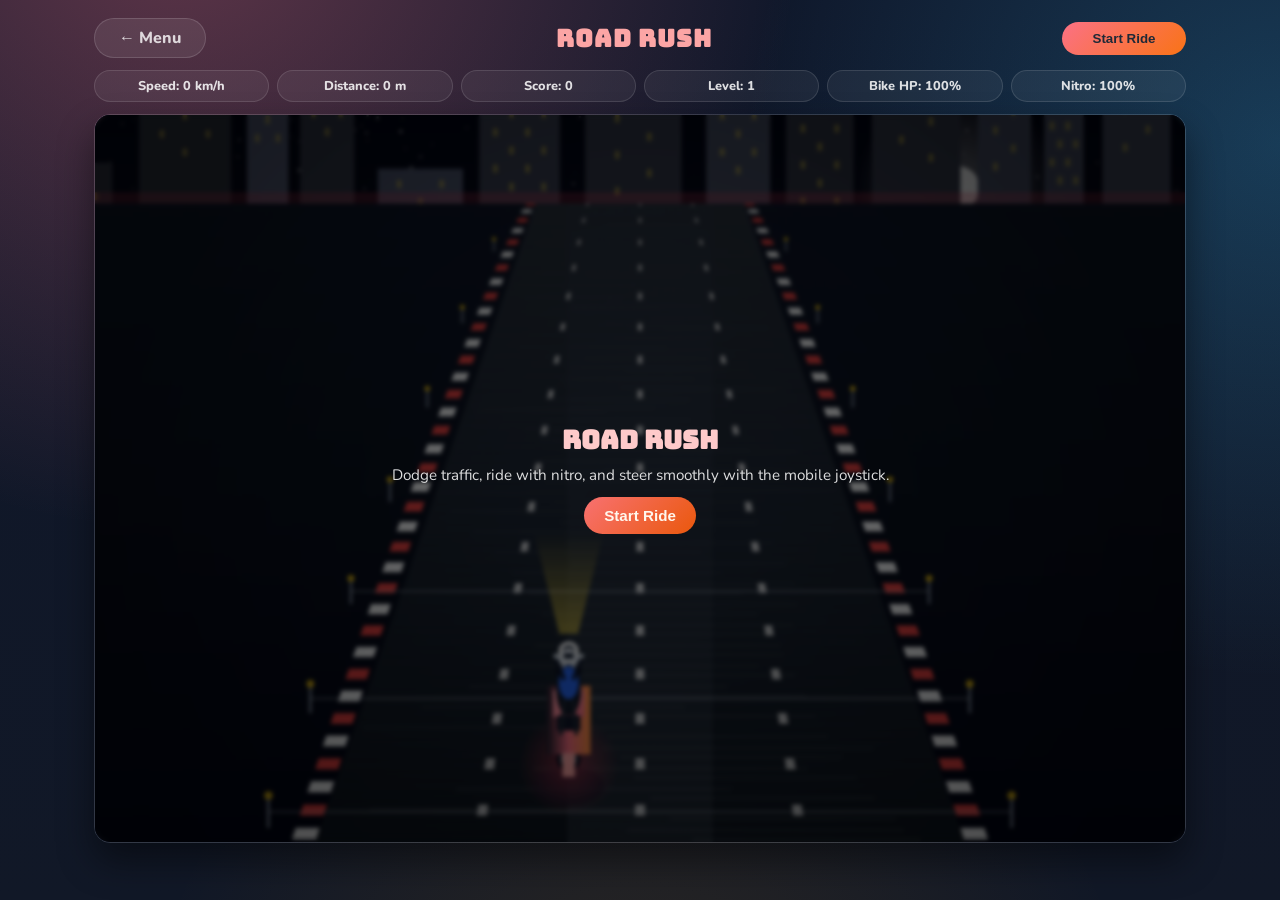
<file: roadrush.html>
<!DOCTYPE html>
<html lang="en">

<head>
    <meta charset="UTF-8" />
    <meta name="viewport" content="width=device-width, initial-scale=1.0" />
    <title>Road Rush</title>
    <meta name="description" content="Race through traffic, dodge rivals, and survive the rush." />
    <link rel="preconnect" href="https://fonts.googleapis.com" />
    <link rel="preconnect" href="https://fonts.gstatic.com" crossorigin />
    <link href="https://fonts.googleapis.com/css2?family=Bungee&family=Nunito:wght@400;700;900&display=swap"
        rel="stylesheet" />
    <link rel="stylesheet" href="roadrush.css" />
</head>

<body>
    <div class="page">
        <header class="top-bar">
            <a class="back-btn" href="index.html">&larr; Menu</a>
            <h1>Road Rush</h1>
            <button id="start-btn" class="start-btn" type="button">Start Ride</button>
        </header>

        <section class="hud">
            <div class="hud-pill">Speed: <span id="hud-speed">0</span> km/h</div>
            <div class="hud-pill">Distance: <span id="hud-distance">0</span> m</div>
            <div class="hud-pill">Score: <span id="hud-score">0</span></div>
            <div class="hud-pill">Level: <span id="hud-level">1</span></div>
            <div class="hud-pill">Bike HP: <span id="hud-hp">100</span>%</div>
            <div class="hud-pill">Nitro: <span id="hud-nitro">100</span>%</div>
        </section>

        <section class="game-shell">
            <canvas id="rush-canvas" width="960" height="640" aria-label="Road Rush game canvas"></canvas>
            <div id="game-overlay" class="game-overlay">
                <h2 id="overlay-title">Road Rush</h2>
                <p id="overlay-text">Use Left/Right to steer, Up or Shift for nitro. On mobile use the joystick.</p>
                <button id="overlay-btn" class="overlay-btn" type="button">Start Ride</button>
            </div>
        </section>


        <section class="touch-controls" aria-label="Mobile controls">
            <div class="joystick-wrap" id="joystick-wrap">
                <div class="joystick-base">
                    <div class="joystick-ring"></div>
                    <div class="joystick-knob" id="joystick-knob"></div>
                </div>
            </div>
            <button class="touch-btn boost-btn" id="touch-boost" type="button" aria-label="Nitro boost">
                <span class="boost-main">A</span>
                <span class="boost-sub">TURBO</span>
            </button>
        </section>
    </div>

    <script src="roadrush.js"></script>
</body>

</html>
</file>
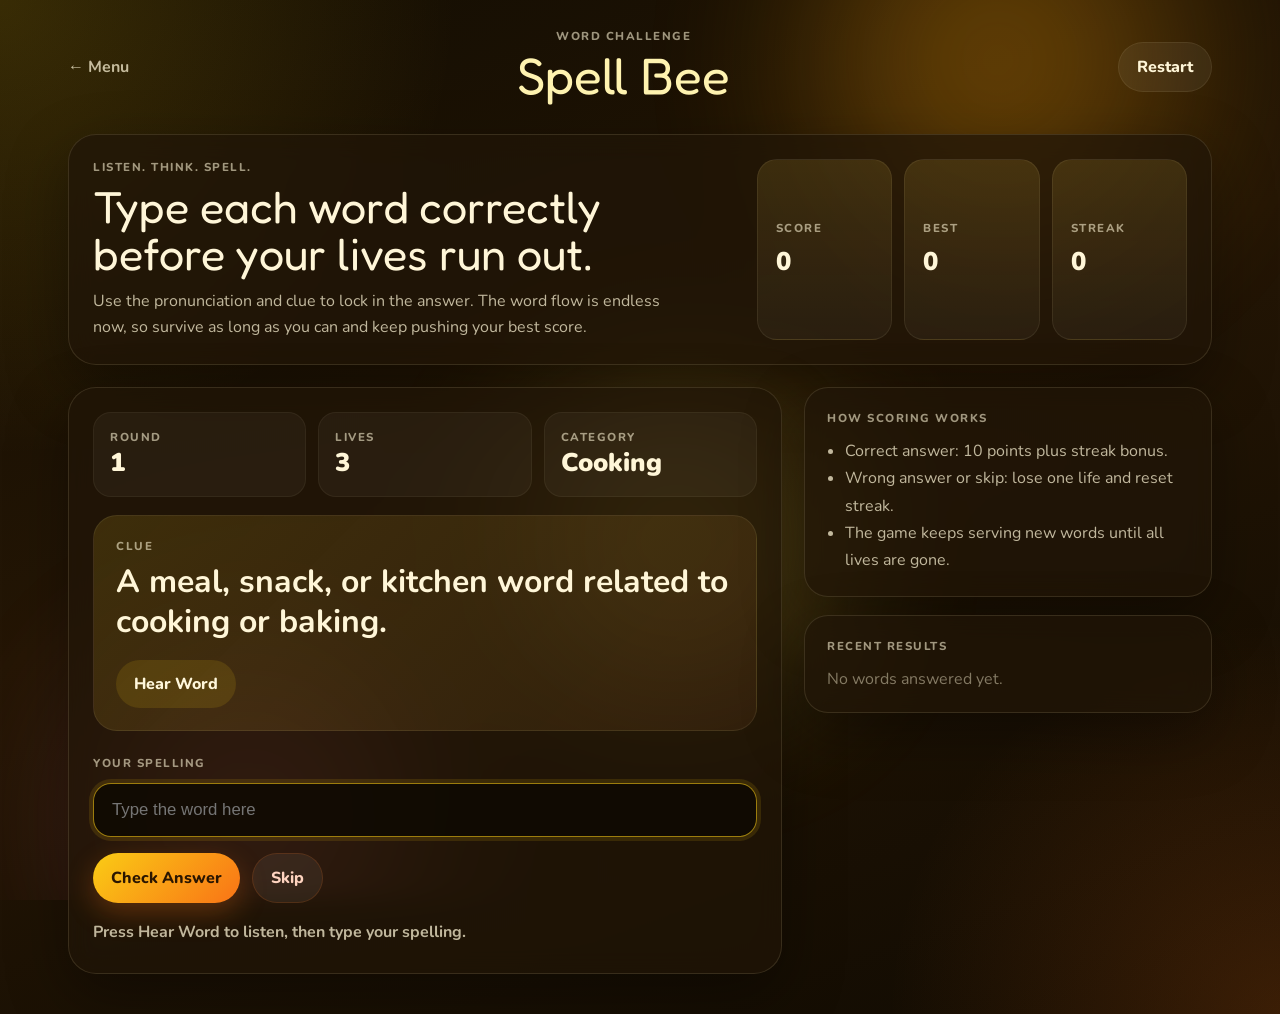
<file: spellbee.html>
<!DOCTYPE html>
<html lang="en">

<head>
    <meta charset="UTF-8" />
    <meta name="viewport" content="width=device-width, initial-scale=1.0" />
    <title>Spell Bee</title>
    <meta name="description" content="Spell the words, build a streak, and beat your best score in Spell Bee." />
    <link rel="preconnect" href="https://fonts.googleapis.com" />
    <link rel="preconnect" href="https://fonts.gstatic.com" crossorigin />
    <link href="https://fonts.googleapis.com/css2?family=Fredoka+One&family=Nunito:wght@400;700;900&display=swap"
        rel="stylesheet" />
    <link rel="stylesheet" href="spellbee.css" />
</head>

<body>
    <div class="bg-hive">
        <div class="hive-glow hive-glow-a"></div>
        <div class="hive-glow hive-glow-b"></div>
        <div class="hive-glow hive-glow-c"></div>
    </div>

    <div class="page-shell">
        <header class="topbar">
            <a href="index.html" class="back-link">&larr; Menu</a>
            <div class="title-wrap">
                <p class="eyebrow">Word Challenge</p>
                <h1 class="title">Spell Bee</h1>
            </div>
            <button id="restart-btn" class="ghost-btn" type="button">Restart</button>
        </header>

        <main class="board">
            <section class="hero-card">
                <div class="hero-copy">
                    <p class="hero-kicker">Listen. Think. Spell.</p>
                    <h2>Type each word correctly before your lives run out.</h2>
                    <p class="hero-text">
                        Use the pronunciation and clue to lock in the answer. The word flow is endless now,
                        so survive as long as you can and keep pushing your best score.
                    </p>
                </div>
                <div class="score-strip">
                    <div class="stat-pill">
                        <span class="stat-label">Score</span>
                        <span id="score-val" class="stat-value">0</span>
                    </div>
                    <div class="stat-pill">
                        <span class="stat-label">Best</span>
                        <span id="best-val" class="stat-value">0</span>
                    </div>
                    <div class="stat-pill">
                        <span class="stat-label">Streak</span>
                        <span id="streak-val" class="stat-value">0</span>
                    </div>
                </div>
            </section>

            <section class="play-grid">
                <div class="challenge-card">
                    <div class="challenge-meta">
                        <div>
                            <p class="meta-label">Round</p>
                            <p id="round-val" class="meta-value">1</p>
                        </div>
                        <div>
                            <p class="meta-label">Lives</p>
                            <p id="lives-val" class="meta-value">3</p>
                        </div>
                        <div>
                            <p class="meta-label">Category</p>
                            <p id="category-val" class="meta-value">Nature</p>
                        </div>
                    </div>

                    <div class="prompt-card">
                        <p class="prompt-label">Clue</p>
                        <h3 id="clue-text" class="clue-text">A sweet food made by bees.</h3>
                        <div class="assist-row">
                            <button id="speak-btn" class="action-btn" type="button">Hear Word</button>
                        </div>
                    </div>

                    <form id="answer-form" class="answer-form">
                        <label class="input-label" for="answer-input">Your spelling</label>
                        <input id="answer-input" class="answer-input" type="text" autocomplete="off"
                            placeholder="Type the word here" />
                        <div class="form-actions">
                            <button id="submit-btn" class="primary-btn" type="submit">Check Answer</button>
                            <button id="skip-btn" class="ghost-btn warn" type="button">Skip</button>
                        </div>
                    </form>

                    <p id="status-msg" class="status-msg">Press Hear Word to start the round.</p>
                </div>

                <aside class="side-panel">
                    <div class="tip-card">
                        <p class="panel-title">How scoring works</p>
                        <ul class="tip-list">
                            <li>Correct answer: 10 points plus streak bonus.</li>
                            <li>Wrong answer or skip: lose one life and reset streak.</li>
                            <li>The game keeps serving new words until all lives are gone.</li>
                        </ul>
                    </div>

                    <div class="tip-card">
                        <p class="panel-title">Recent results</p>
                        <div id="history-list" class="history-list">
                            <p class="history-empty">No words answered yet.</p>
                        </div>
                    </div>
                </aside>
            </section>
        </main>
    </div>

    <div id="end-modal" class="modal hidden">
        <div class="modal-card">
            <p class="modal-kicker">Round Complete</p>
            <h2 id="end-title" class="modal-title">Great run</h2>
            <p id="end-summary" class="modal-summary">You finished with 0 points.</p>
            <div class="modal-stats">
                <div class="modal-pill">
                    <span class="modal-label">Final Score</span>
                    <span id="final-score" class="modal-value">0</span>
                </div>
                <div class="modal-pill">
                    <span class="modal-label">Best Score</span>
                    <span id="final-best" class="modal-value">0</span>
                </div>
            </div>
            <button id="play-again-btn" class="primary-btn modal-btn" type="button">Play Again</button>
            <a href="index.html" class="modal-link">&larr; Back to Menu</a>
        </div>
    </div>

    <script src="spellbee.js"></script>
</body>

</html>
</file>
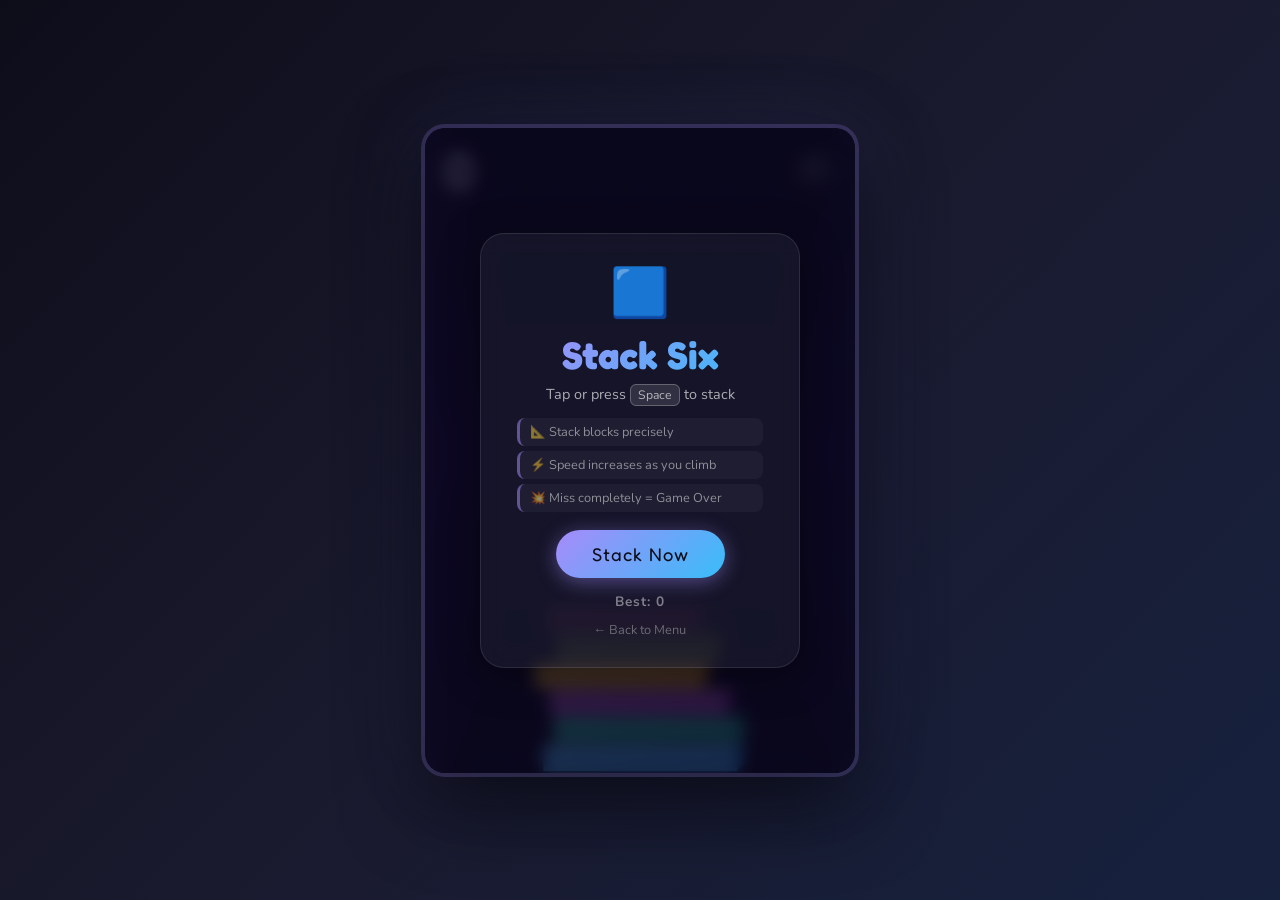
<file: stack.html>
<!DOCTYPE html>
<html lang="en">

<head>
    <meta charset="UTF-8" />
    <meta name="viewport" content="width=device-width, initial-scale=1.0" />
    <title>Stack Six</title>
    <meta name="description" content="Stack the falling blocks perfectly in this precision arcade game." />
    <link rel="preconnect" href="https://fonts.googleapis.com" />
    <link rel="preconnect" href="https://fonts.gstatic.com" crossorigin />
    <link href="https://fonts.googleapis.com/css2?family=Fredoka+One&family=Nunito:wght@400;700;900&display=swap"
        rel="stylesheet" />
    <link rel="stylesheet" href="stack.css" />
</head>

<body>
    <div id="game-wrapper">
        <canvas id="stackCanvas" width="400" height="600"></canvas>

        <!-- Start Screen -->
        <div id="start-screen" class="overlay">
            <div class="overlay-content">
                <div class="stack-logo">🟦</div>
                <h1 class="game-title">Stack Six</h1>
                <p class="subtitle">Tap or press <kbd>Space</kbd> to stack</p>
                <div class="how-to">
                    <div class="tip">📐 Stack blocks precisely</div>
                    <div class="tip">⚡ Speed increases as you climb</div>
                    <div class="tip">💥 Miss completely = Game Over</div>
                </div>
                <button id="start-btn" class="btn-primary">Stack Now</button>
                <div class="best-score-display">
                    Best: <span id="best-score-start">0</span>
                </div>
                <a href="index.html" class="back-link">← Back to Menu</a>
            </div>
        </div>

        <!-- Game Over Screen -->
        <div id="gameover-screen" class="overlay hidden">
            <div class="overlay-content gameover-content">
                <div class="gameover-icon">💥</div>
                <h2 class="gameover-title">Collapsed!</h2>
                <div class="score-cards">
                    <div class="score-card">
                        <span class="score-label">Score</span>
                        <span id="final-score" class="score-value">0</span>
                    </div>
                    <div class="score-card highlight">
                        <span class="score-label">Best</span>
                        <span id="final-best" class="score-value">0</span>
                    </div>
                </div>
                <div id="new-best-badge" class="new-best hidden">🏆 New Best!</div>
                <button id="restart-btn" class="btn-primary">Try Again</button>
                <a href="index.html" class="btn-secondary-link">← Main Menu</a>
            </div>
        </div>

        <!-- HUD -->
        <div id="hud" class="hidden">
            <div id="score-display">0</div>
            <a href="index.html" id="hud-menu-btn" title="Main Menu">☰</a>
        </div>
    </div>

    <script src="stack.js"></script>
</body>

</html>
</file>
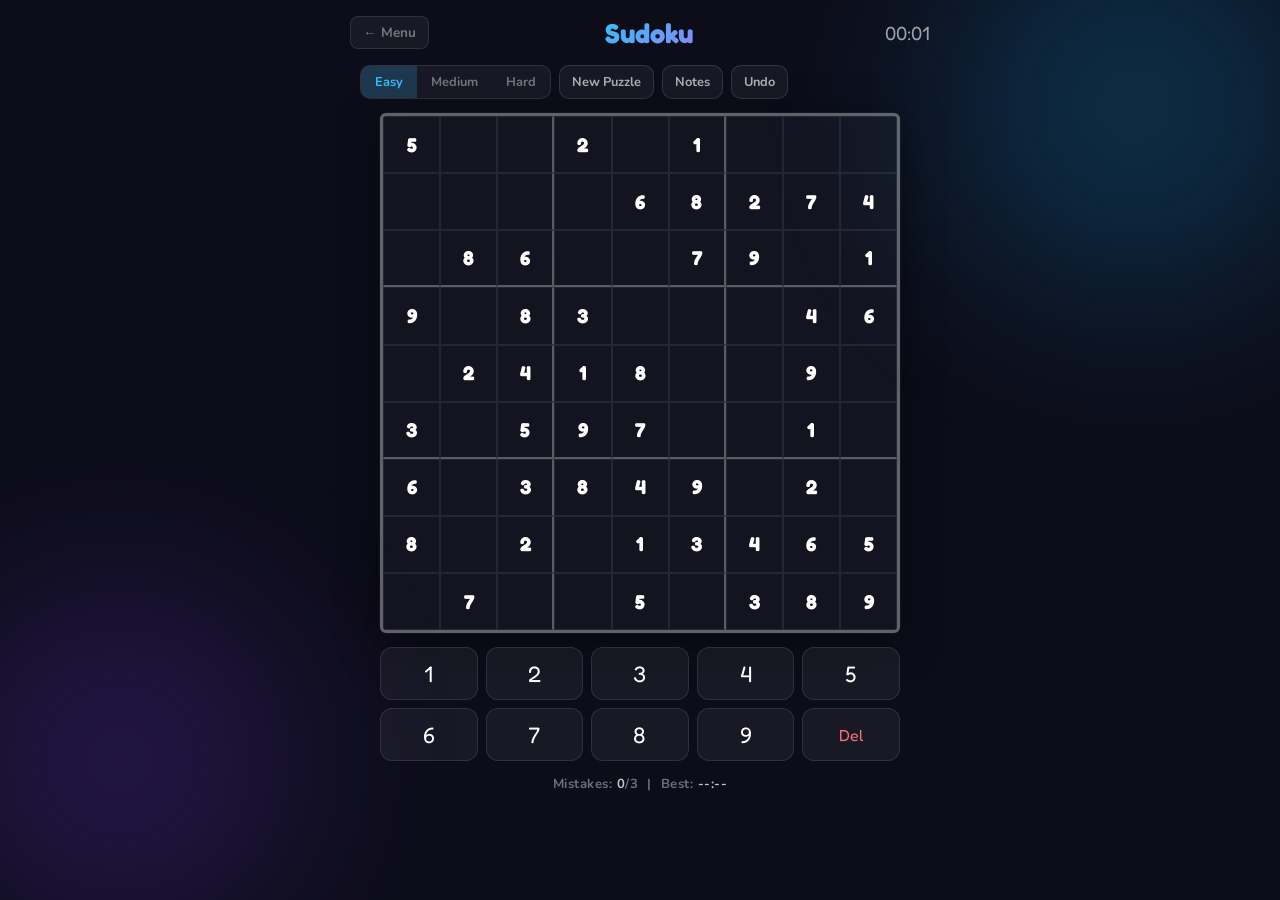
<file: sudoku.html>
<!DOCTYPE html>
<html lang="en">

<head>
    <meta charset="UTF-8" />
    <meta name="viewport" content="width=device-width, initial-scale=1.0" />
    <title>Sudoku</title>
    <meta name="description" content="Play Sudoku with three difficulty levels in this premium browser puzzle game." />
    <link rel="preconnect" href="https://fonts.googleapis.com" />
    <link rel="preconnect" href="https://fonts.gstatic.com" crossorigin />
    <link href="https://fonts.googleapis.com/css2?family=Fredoka+One&family=Nunito:wght@400;700;900&display=swap"
        rel="stylesheet" />
    <link rel="stylesheet" href="sudoku.css" />
</head>

<body>
    <div class="bg-orbs">
        <div class="orb orb1"></div>
        <div class="orb orb2"></div>
    </div>

    <div class="page">
        <header class="game-header">
            <a href="index.html" class="back-btn">&larr; Menu</a>
            <h1 class="game-title">Sudoku</h1>
            <div id="timer" class="timer">00:00</div>
        </header>

        <div class="game-layout">
            <div class="controls-bar">
                <div class="diff-group">
                    <button class="diff-btn active" data-diff="easy">Easy</button>
                    <button class="diff-btn" data-diff="medium">Medium</button>
                    <button class="diff-btn" data-diff="hard">Hard</button>
                </div>
                <button id="new-puzzle-btn" class="ctrl-btn">New Puzzle</button>
                <button id="notes-btn" class="ctrl-btn" title="Toggle Notes Mode">Notes</button>
                <button id="undo-btn" class="ctrl-btn">Undo</button>
            </div>

            <div class="sudoku-grid" id="sudoku-grid"></div>

            <div class="num-pad" id="num-pad">
                <button class="num-key" data-num="1">1</button>
                <button class="num-key" data-num="2">2</button>
                <button class="num-key" data-num="3">3</button>
                <button class="num-key" data-num="4">4</button>
                <button class="num-key" data-num="5">5</button>
                <button class="num-key" data-num="6">6</button>
                <button class="num-key" data-num="7">7</button>
                <button class="num-key" data-num="8">8</button>
                <button class="num-key" data-num="9">9</button>
                <button class="num-key erase-key" data-num="0">Del</button>
            </div>

            <div id="mistakes-row" class="mistakes-row">
                Mistakes: <span id="mistakes">0</span>/3
                &nbsp;|&nbsp;
                Best: <span id="best-time">--:--</span>
            </div>
        </div>

        <!-- Win overlay -->
        <div id="win-overlay" class="win-overlay hidden">
            <div class="win-box">
                <div class="win-icon">WIN</div>
                <h2 class="win-title">Solved!</h2>
                <p class="win-time">Time: <span id="win-time-val">00:00</span></p>
                <div id="win-best-badge" class="win-best hidden">New Best!</div>
                <button id="win-new-btn" class="win-btn">New Puzzle</button>
                <a href="index.html" class="win-link">&larr; Main Menu</a>
            </div>
        </div>

        <!-- Lose overlay -->
        <div id="lose-overlay" class="win-overlay hidden">
            <div class="win-box lose-box">
                <div class="win-icon">LOSE</div>
                <h2 class="win-title lose-title">Game Over</h2>
                <p class="win-time lose-time">You reached 3 mistakes. Try a new puzzle.</p>
                <button id="lose-new-btn" class="win-btn lose-btn">Try Again</button>
                <a href="index.html" class="win-link">&larr; Main Menu</a>
            </div>
        </div>
    </div>

    <script src="sudoku.js"></script>
</body>

</html>
</file>
<file: menu.css>
/* ===== Reset & Base ===== */
*,
*::before,
*::after {
    box-sizing: border-box;
    margin: 0;
    padding: 0;
}

body {
    min-height: 100vh;
    font-family: 'Nunito', sans-serif;
    background: #0d0d1a;
    color: #fff;
    overflow-x: hidden;
}

/* ===== Animated background orbs ===== */
.bg-orbs {
    position: fixed;
    inset: 0;
    pointer-events: none;
    z-index: 0;
    overflow: hidden;
}

.orb {
    position: absolute;
    border-radius: 50%;
    filter: blur(80px);
    opacity: 0.35;
    animation: drift 12s ease-in-out infinite alternate;
}

.orb1 {
    width: 500px;
    height: 500px;
    background: radial-gradient(circle, #7c3aed, transparent);
    top: -150px;
    left: -100px;
    animation-delay: 0s;
}

.orb2 {
    width: 400px;
    height: 400px;
    background: radial-gradient(circle, #0ea5e9, transparent);
    top: 30%;
    right: -100px;
    animation-delay: -4s;
}

.orb3 {
    width: 350px;
    height: 350px;
    background: radial-gradient(circle, #f59e0b, transparent);
    bottom: -80px;
    left: 30%;
    animation-delay: -8s;
}

@keyframes drift {
    from {
        transform: translate(0, 0) scale(1);
    }

    to {
        transform: translate(30px, 20px) scale(1.08);
    }
}

/* ===== Page Layout ===== */
.page {
    position: relative;
    z-index: 1;
    min-height: 100vh;
    display: flex;
    flex-direction: column;
    align-items: center;
    padding: 48px 20px 40px;
}

/* ===== Header ===== */
.site-header {
    text-align: center;
    margin-bottom: 52px;
}

.logo-mark {
    font-size: 3rem;
    display: block;
    margin-bottom: 10px;
    animation: bob 3s ease-in-out infinite;
}

@keyframes bob {

    0%,
    100% {
        transform: translateY(0) rotate(-3deg);
    }

    50% {
        transform: translateY(-8px) rotate(3deg);
    }
}

.site-title {
    font-family: 'Fredoka One', cursive;
    font-size: 3rem;
    background: linear-gradient(135deg, #a78bfa, #38bdf8, #fbbf24);
    -webkit-background-clip: text;
    -webkit-text-fill-color: transparent;
    background-clip: text;
    margin-bottom: 8px;
}

.site-subtitle {
    font-size: 1rem;
    color: rgba(255, 255, 255, 0.5);
    font-weight: 700;
    letter-spacing: 1px;
}

/* ===== Game Grid ===== */
.game-grid {
    display: grid;
    grid-template-columns: repeat(auto-fit, minmax(300px, 380px));
    gap: 28px;
    justify-content: center;
    width: 100%;
    max-width: 820px;
    flex: 1;
}

/* ===== Game Card ===== */
.game-card {
    position: relative;
    display: flex;
    flex-direction: column;
    background: rgba(255, 255, 255, 0.04);
    border: 1px solid rgba(255, 255, 255, 0.1);
    border-radius: 24px;
    overflow: hidden;
    text-decoration: none;
    color: inherit;
    transition: transform 0.25s cubic-bezier(0.34, 1.56, 0.64, 1),
        box-shadow 0.25s ease,
        border-color 0.25s ease;
    cursor: pointer;
}

.game-card:hover {
    transform: translateY(-8px) scale(1.02);
    border-color: rgba(255, 255, 255, 0.22);
}

/* Card glow */
.card-glow {
    position: absolute;
    inset: 0;
    opacity: 0;
    transition: opacity 0.3s ease;
    border-radius: 24px;
    pointer-events: none;
}

.game-card:hover .card-glow {
    opacity: 1;
}

.flappy-glow {
    box-shadow: inset 0 0 50px rgba(251, 191, 36, 0.15),
        0 0 40px rgba(251, 191, 36, 0.2);
}

.stack-glow {
    box-shadow: inset 0 0 50px rgba(99, 102, 241, 0.15),
        0 0 40px rgba(99, 102, 241, 0.2);
}

.chess-glow {
    box-shadow: inset 0 0 50px rgba(245, 158, 11, 0.16),
        0 0 40px rgba(245, 158, 11, 0.22);
}

.sudoku-glow {
    box-shadow: inset 0 0 50px rgba(16, 185, 129, 0.14),
        0 0 40px rgba(16, 185, 129, 0.2);
}

.mario-glow {
    box-shadow: inset 0 0 50px rgba(249, 115, 22, 0.16),
        0 0 40px rgba(249, 115, 22, 0.22);
}

.roadrush-glow {
    box-shadow: inset 0 0 50px rgba(244, 63, 94, 0.16),
        0 0 40px rgba(244, 63, 94, 0.22);
}

.spellbee-glow {
    box-shadow: inset 0 0 50px rgba(250, 204, 21, 0.16),
        0 0 40px rgba(250, 204, 21, 0.22);
}

.game-card:hover #card-flappy,
#card-flappy:hover {
    box-shadow: 0 20px 60px rgba(251, 191, 36, 0.25);
}

.game-card:hover #card-stack,
#card-stack:hover {
    box-shadow: 0 20px 60px rgba(99, 102, 241, 0.25);
}

.game-card:hover #card-chess,
#card-chess:hover {
    box-shadow: 0 20px 60px rgba(245, 158, 11, 0.25);
}

.game-card:hover #card-sudoku,
#card-sudoku:hover {
    box-shadow: 0 20px 60px rgba(16, 185, 129, 0.24);
}

.game-card:hover #card-mario,
#card-mario:hover {
    box-shadow: 0 20px 60px rgba(249, 115, 22, 0.24);
}

.game-card:hover #card-roadrush,
#card-roadrush:hover {
    box-shadow: 0 20px 60px rgba(244, 63, 94, 0.24);
}

.game-card:hover #card-spellbee,
#card-spellbee:hover {
    box-shadow: 0 20px 60px rgba(250, 204, 21, 0.24);
}

#card-flappy:hover {
    box-shadow: 0 20px 60px rgba(251, 191, 36, 0.3);
}

#card-stack:hover {
    box-shadow: 0 20px 60px rgba(99, 102, 241, 0.3);
}

#card-chess:hover {
    box-shadow: 0 20px 60px rgba(245, 158, 11, 0.3);
}

#card-sudoku:hover {
    box-shadow: 0 20px 60px rgba(16, 185, 129, 0.3);
}

#card-mario:hover {
    box-shadow: 0 20px 60px rgba(249, 115, 22, 0.3);
}

#card-roadrush:hover {
    box-shadow: 0 20px 60px rgba(244, 63, 94, 0.3);
}

#card-spellbee:hover {
    box-shadow: 0 20px 60px rgba(250, 204, 21, 0.3);
}

/* Canvas Preview */
.card-preview {
    width: 100%;
    overflow: hidden;
    border-bottom: 1px solid rgba(255, 255, 255, 0.08);
}

.card-preview canvas {
    display: block;
    width: 100%;
    height: 160px;
    object-fit: cover;
}

.flappy-preview {
    background: #0c1445;
}

.stack-preview {
    background: #1a1a2e;
}

.chess-preview {
    background: #22152a;
}

.sudoku-preview {
    background: #0f2b2a;
}

.mario-preview {
    background: #1f3f78;
}

.roadrush-preview {
    background: #1f2937;
}

.spellbee-preview {
    background: #2e1b07;
}

/* Card Body */
.card-body {
    padding: 22px 24px 26px;
    display: flex;
    flex-direction: column;
    gap: 8px;
}

.card-icon {
    font-size: 2rem;
    line-height: 1;
}

.card-title {
    font-family: 'Fredoka One', cursive;
    font-size: 1.7rem;
    color: #fff;
    line-height: 1.1;
}

.card-desc {
    font-size: 0.9rem;
    color: rgba(255, 255, 255, 0.55);
    line-height: 1.5;
}

.card-tags {
    display: flex;
    gap: 8px;
    flex-wrap: wrap;
    margin-top: 2px;
}

.tag {
    font-size: 0.7rem;
    font-weight: 700;
    letter-spacing: 1px;
    text-transform: uppercase;
    padding: 4px 10px;
    border-radius: 50px;
    background: rgba(255, 255, 255, 0.08);
    border: 1px solid rgba(255, 255, 255, 0.12);
    color: rgba(255, 255, 255, 0.65);
}

.card-cta {
    margin-top: 10px;
    font-family: 'Fredoka One', cursive;
    font-size: 1rem;
    letter-spacing: 0.5px;
    color: rgba(255, 255, 255, 0.4);
    transition: color 0.2s, letter-spacing 0.2s;
}

.game-card:hover .card-cta {
    color: #fff;
    letter-spacing: 1.5px;
}

#card-flappy:hover .card-cta {
    color: #fbbf24;
}

#card-stack:hover .card-cta {
    color: #a78bfa;
}

#card-chess:hover .card-cta {
    color: #f59e0b;
}

#card-sudoku:hover .card-cta {
    color: #10b981;
}

#card-mario:hover .card-cta {
    color: #f97316;
}

#card-roadrush:hover .card-cta {
    color: #f43f5e;
}

#card-spellbee:hover .card-cta {
    color: #facc15;
}

/* ===== Footer ===== */
.site-footer {
    margin-top: 48px;
    font-size: 0.8rem;
    color: rgba(255, 255, 255, 0.25);
    text-align: center;
    letter-spacing: 0.5px;
}

/* ===== Responsive ===== */
@media (max-width: 480px) {
    .site-title {
        font-size: 2.2rem;
    }

    .game-grid {
        grid-template-columns: 1fr;
    }
}
</file>
<file: chess.css>
/* ===== Reset & Base ===== */
*,
*::before,
*::after {
    box-sizing: border-box;
    margin: 0;
    padding: 0;
}

body {
    min-height: 100vh;
    font-family: 'Nunito', sans-serif;
    background: #0d0d1a;
    color: #fff;
    overflow-x: hidden;
}

/* ===== Orbs ===== */
.bg-orbs {
    position: fixed;
    inset: 0;
    pointer-events: none;
    z-index: 0;
    overflow: hidden;
}

.orb {
    position: absolute;
    border-radius: 50%;
    filter: blur(90px);
    opacity: 0.3;
    animation: drift 12s ease-in-out infinite alternate;
}

.orb1 {
    width: 500px;
    height: 500px;
    background: radial-gradient(circle, #7c3aed, transparent);
    top: -150px;
    left: -100px;
}

.orb2 {
    width: 400px;
    height: 400px;
    background: radial-gradient(circle, #a16207, transparent);
    bottom: -80px;
    right: -80px;
    animation-delay: -5s;
}

@keyframes drift {
    from {
        transform: translate(0, 0);
    }

    to {
        transform: translate(20px, 15px);
    }
}

/* ===== Page ===== */
.page {
    position: relative;
    z-index: 1;
    min-height: 100vh;
    display: flex;
    flex-direction: column;
    align-items: center;
    padding: 16px 16px 32px;
}

/* ===== Header ===== */
.game-header {
    width: 100%;
    max-width: 900px;
    display: flex;
    align-items: center;
    justify-content: space-between;
    margin-bottom: 20px;
}

.back-btn {
    font-size: 0.85rem;
    font-weight: 700;
    color: rgba(255, 255, 255, 0.4);
    text-decoration: none;
    padding: 6px 12px;
    border-radius: 8px;
    border: 1px solid rgba(255, 255, 255, 0.1);
    background: rgba(255, 255, 255, 0.05);
    transition: 0.2s;
}

.back-btn:hover {
    color: #fff;
    background: rgba(255, 255, 255, 0.1);
}

.game-title {
    font-family: 'Fredoka One', cursive;
    font-size: 1.8rem;
    background: linear-gradient(135deg, #fbbf24, #f59e0b);
    -webkit-background-clip: text;
    -webkit-text-fill-color: transparent;
    background-clip: text;
}

.header-spacer {
    width: 80px;
}

/* ===== Layout ===== */
.game-layout {
    display: flex;
    gap: 20px;
    align-items: flex-start;
    width: 100%;
    max-width: 900px;
}

/* ===== Board ===== */
.board-area {
    position: relative;
    flex-shrink: 0;
    perspective: 1300px;
    perspective-origin: center 140px;
}

.board-wrapper {
    position: relative;
    display: flex;
    gap: 8px;
    padding: 10px 12px 14px;
    border-radius: 16px;
    transform-style: preserve-3d;
    background: linear-gradient(145deg, #5f3f28, #3a2518);
    box-shadow:
        0 18px 34px rgba(0, 0, 0, 0.55),
        inset 0 1px 0 rgba(255, 255, 255, 0.15),
        inset 0 -2px 6px rgba(0, 0, 0, 0.45);
}

.board-wrapper::before {
    content: '';
    position: absolute;
    inset: 0;
    border-radius: inherit;
    pointer-events: none;
    background:
        repeating-linear-gradient(12deg,
            rgba(255, 255, 255, 0.03) 0 10px,
            rgba(0, 0, 0, 0.03) 10px 20px);
}

.board-wrapper::after {
    content: '';
    position: absolute;
    left: 18px;
    right: 10px;
    top: 96%;
    height: 22px;
    border-radius: 50%;
    background: radial-gradient(ellipse at center, rgba(0, 0, 0, 0.42), rgba(0, 0, 0, 0));
    filter: blur(4px);
    transform: translateZ(-20px);
    z-index: -1;
    pointer-events: none;
}

.rank-labels {
    display: flex;
    flex-direction: column;
    justify-content: space-around;
    font-size: 0.7rem;
    font-weight: 700;
    color: rgba(255, 255, 255, 0.4);
    width: 16px;
    padding: 4px 0;
}

.chess-board {
    position: relative;
    display: grid;
    grid-template-columns: repeat(8, 60px);
    grid-template-rows: repeat(8, 60px);
    border: 8px solid #6f4a2f;
    border-radius: 10px;
    overflow: hidden;
    transform-style: preserve-3d;
    transform: rotateX(11deg);
    transform-origin: center top;
    box-shadow:
        0 14px 28px rgba(0, 0, 0, 0.5),
        0 24px 40px rgba(0, 0, 0, 0.3),
        inset 0 0 0 1px rgba(255, 255, 255, 0.12),
        inset 0 -8px 12px rgba(0, 0, 0, 0.3);
    transition: transform 0.2s ease;
}

.chess-board::before {
    content: '';
    position: absolute;
    inset: 0;
    pointer-events: none;
    background: linear-gradient(to bottom, rgba(255, 255, 255, 0.08), rgba(0, 0, 0, 0.14));
}

.chess-board.ai-thinking .cell {
    cursor: wait;
    pointer-events: none;
    filter: saturate(0.88);
}

.board-area:hover .chess-board {
    transform: rotateX(12deg) translateY(-1px);
}

.file-labels {
    display: flex;
    justify-content: space-around;
    padding-left: 34px;
    margin-top: 4px;
    font-size: 0.7rem;
    font-weight: 700;
    color: rgba(255, 255, 255, 0.4);
}

/* ===== Chess Cell ===== */
.cell {
    width: 60px;
    height: 60px;
    display: flex;
    align-items: center;
    justify-content: center;
    font-size: 2.1rem;
    cursor: pointer;
    position: relative;
    user-select: none;
    transition: filter 0.12s ease, transform 0.08s ease;
}

.cell.light {
    background: linear-gradient(145deg, #f3e2c3, #ddc5a0);
}

.cell.dark {
    background: linear-gradient(145deg, #bf9168, #9a6b47);
}

.cell::before {
    content: '';
    position: absolute;
    inset: 0;
    pointer-events: none;
    box-shadow: inset 0 1px 0 rgba(255, 255, 255, 0.22), inset 0 -1px 0 rgba(0, 0, 0, 0.22);
}

.cell.selected {
    background: #f6f669 !important;
}

.cell.last-move-from {
    background: #cdd16f !important;
}

.cell.last-move-to {
    background: #aaa23a !important;
}

.cell.in-check {
    background: #e74c3c !important;
}

.cell.legal-move::after {
    content: '';
    position: absolute;
    width: 30%;
    height: 30%;
    border-radius: 50%;
    background: rgba(0, 0, 0, 0.25);
}

.cell.legal-capture::after {
    content: '';
    position: absolute;
    inset: 3px;
    border-radius: 50%;
    border: 4px solid rgba(0, 0, 0, 0.25);
    width: auto;
    height: auto;
}

.cell:hover {
    filter: brightness(1.1);
}

.piece {
    line-height: 1;
    pointer-events: none;
    filter: drop-shadow(0 1px 2px rgba(0, 0, 0, 0.5));
    transition: transform 0.1s;
}

.cell.white-piece .piece {
    color: #ffffff;
    -webkit-text-stroke: 0;
    text-shadow: 0 1px 2px rgba(0, 0, 0, 0.9);
}

.cell.black-piece .piece {
    color: #101010;
    -webkit-text-stroke: 1px #5f5f5f;
    text-shadow: 0 2px 2px rgba(255, 255, 255, 0.14), 0 1px 0 rgba(0, 0, 0, 0.7);
}

/* ===== Side Panel ===== */
.side-panel {
    flex: 1;
    min-width: 0;
    display: flex;
    flex-direction: column;
    gap: 12px;
}

.status-box {
    display: flex;
    align-items: center;
    gap: 10px;
    padding: 14px 16px;
    background: rgba(255, 255, 255, 0.05);
    border: 1px solid rgba(255, 255, 255, 0.1);
    border-radius: 14px;
}

#status-icon {
    font-size: 1.6rem;
}

#status-text {
    font-family: 'Fredoka One', cursive;
    font-size: 1.1rem;
    color: #fff;
}

.captured-section {
    display: flex;
    flex-direction: column;
    gap: 4px;
}

.captured-row {
    min-height: 28px;
    padding: 4px 8px;
    background: rgba(255, 255, 255, 0.04);
    border: 1px solid rgba(255, 255, 255, 0.07);
    border-radius: 8px;
    font-size: 1.1rem;
    line-height: 1.4;
    letter-spacing: -2px;
}

.mode-toggle {
    display: flex;
    gap: 8px;
}

.difficulty-wrap {
    display: flex;
    flex-direction: column;
    gap: 6px;
}

.difficulty-wrap.disabled {
    opacity: 0.5;
}

.difficulty-label {
    font-size: 0.7rem;
    font-weight: 700;
    letter-spacing: 1.3px;
    text-transform: uppercase;
    color: rgba(255, 255, 255, 0.38);
}

.difficulty-toggle {
    display: flex;
    gap: 8px;
}

.difficulty-btn {
    flex: 1;
    padding: 7px 8px;
    font-family: 'Nunito', sans-serif;
    font-size: 0.75rem;
    font-weight: 800;
    border-radius: 10px;
    border: 1px solid rgba(255, 255, 255, 0.12);
    background: rgba(255, 255, 255, 0.05);
    color: rgba(255, 255, 255, 0.6);
    cursor: pointer;
    transition: background 0.2s, color 0.2s, border-color 0.2s, transform 0.12s;
}

.difficulty-btn:hover:not(:disabled) {
    background: rgba(255, 255, 255, 0.12);
    color: #fff;
    transform: translateY(-1px);
}

.difficulty-btn.active {
    background: rgba(52, 211, 153, 0.18);
    border-color: rgba(52, 211, 153, 0.52);
    color: #86efac;
}

.difficulty-btn:disabled {
    cursor: not-allowed;
}

.mode-btn {
    flex: 1;
    padding: 8px;
    font-family: 'Nunito', sans-serif;
    font-size: 0.8rem;
    font-weight: 700;
    border-radius: 10px;
    border: 1px solid rgba(255, 255, 255, 0.12);
    background: rgba(255, 255, 255, 0.05);
    color: rgba(255, 255, 255, 0.5);
    cursor: pointer;
    transition: 0.2s;
}

.mode-btn.active {
    background: rgba(251, 191, 36, 0.15);
    border-color: rgba(251, 191, 36, 0.4);
    color: #fbbf24;
}

.mode-btn:hover:not(.active) {
    background: rgba(255, 255, 255, 0.1);
    color: #fff;
}

.action-row {
    display: flex;
    gap: 8px;
}

.action-btn {
    flex: 1;
    padding: 10px;
    font-family: 'Fredoka One', cursive;
    font-size: 0.95rem;
    border-radius: 10px;
    border: 1px solid rgba(255, 255, 255, 0.12);
    background: rgba(255, 255, 255, 0.05);
    color: rgba(255, 255, 255, 0.7);
    cursor: pointer;
    transition: transform 0.15s, background 0.2s;
}

.action-btn:hover {
    background: rgba(255, 255, 255, 0.12);
    transform: translateY(-2px);
}

.action-btn.primary {
    background: linear-gradient(135deg, #fbbf24, #f59e0b);
    color: #0d0d1a;
    border: none;
}

.action-btn.primary:hover {
    filter: brightness(1.1);
}

.move-history-wrap {
    flex: 1;
}

.move-history-label {
    font-size: 0.7rem;
    font-weight: 700;
    letter-spacing: 1.5px;
    text-transform: uppercase;
    color: rgba(255, 255, 255, 0.3);
    margin-bottom: 6px;
}

.move-history {
    height: 200px;
    overflow-y: auto;
    background: rgba(255, 255, 255, 0.03);
    border: 1px solid rgba(255, 255, 255, 0.07);
    border-radius: 10px;
    padding: 8px 7px;
    display: flex;
    flex-direction: column;
    gap: 6px;
}

.history-row {
    display: grid;
    grid-template-columns: 32px 1fr 1fr;
    gap: 6px;
    align-items: stretch;
}

.history-head {
    position: sticky;
    top: 0;
    z-index: 1;
}

.history-head .history-num,
.history-head-cell {
    background: rgba(13, 13, 26, 0.95);
    border: 1px solid rgba(255, 255, 255, 0.08);
    border-radius: 6px;
    font-size: 0.62rem;
    font-weight: 800;
    letter-spacing: 0.08em;
    text-transform: uppercase;
    color: rgba(255, 255, 255, 0.55);
    display: flex;
    align-items: center;
    justify-content: center;
    min-height: 24px;
    padding: 0 6px;
}

.history-head .history-num {
    padding-top: 0;
    font-family: 'Nunito', sans-serif;
}

.history-num {
    font-family: 'Courier New', monospace;
    font-size: 0.72rem;
    font-weight: 700;
    color: rgba(255, 255, 255, 0.35);
    padding-top: 7px;
    text-align: center;
}

.history-move {
    border: 1px solid rgba(255, 255, 255, 0.08);
    border-radius: 8px;
    padding: 5px 7px;
    background: rgba(255, 255, 255, 0.03);
    min-height: 42px;
}

.history-move.white {
    border-color: rgba(255, 255, 255, 0.16);
}

.history-move.black {
    border-color: rgba(255, 255, 255, 0.08);
}

.history-move.empty {
    opacity: 0.45;
    display: flex;
    align-items: center;
    justify-content: center;
}

.history-san {
    font-family: 'Courier New', monospace;
    font-size: 0.82rem;
    font-weight: 700;
    color: rgba(255, 255, 255, 0.9);
    line-height: 1.15;
}

.history-detail {
    margin-top: 2px;
    font-size: 0.64rem;
    line-height: 1.2;
    color: rgba(255, 255, 255, 0.58);
}

.move-history-empty {
    min-height: 100%;
    display: flex;
    align-items: center;
    justify-content: center;
    text-align: center;
    padding: 0 12px;
    font-size: 0.72rem;
    color: rgba(255, 255, 255, 0.45);
}

.move-history::-webkit-scrollbar {
    width: 4px;
}

.move-history::-webkit-scrollbar-thumb {
    background: rgba(255, 255, 255, 0.15);
    border-radius: 4px;
}

/* ===== Promotion Dialog ===== */
.promo-dialog {
    position: fixed;
    inset: 0;
    display: flex;
    align-items: center;
    justify-content: center;
    background: rgba(0, 0, 0, 0.75);
    backdrop-filter: blur(6px);
    z-index: 100;
}

.promo-dialog.hidden {
    display: none;
}

.promo-content {
    background: rgba(20, 20, 40, 0.95);
    border: 1px solid rgba(255, 255, 255, 0.12);
    border-radius: 20px;
    padding: 24px 28px;
    text-align: center;
    box-shadow: 0 20px 60px rgba(0, 0, 0, 0.5);
    animation: popIn 0.3s cubic-bezier(0.34, 1.56, 0.64, 1);
}

@keyframes popIn {
    from {
        transform: scale(0.8);
        opacity: 0;
    }

    to {
        transform: scale(1);
        opacity: 1;
    }
}

.promo-title {
    font-family: 'Fredoka One', cursive;
    font-size: 1.1rem;
    color: #fbbf24;
    margin-bottom: 16px;
}

.promo-choices {
    display: flex;
    gap: 12px;
}

.promo-piece-btn {
    font-size: 2.8rem;
    width: 70px;
    height: 70px;
    display: flex;
    align-items: center;
    justify-content: center;
    background: rgba(255, 255, 255, 0.07);
    border: 1px solid rgba(255, 255, 255, 0.15);
    border-radius: 14px;
    cursor: pointer;
    transition: background 0.15s, transform 0.15s;
    filter: drop-shadow(0 1px 3px rgba(0, 0, 0, 0.7));
}

.promo-piece-btn:hover {
    background: rgba(251, 191, 36, 0.2);
    transform: scale(1.15);
}

/* ===== Game Over Overlay ===== */
.game-over-overlay {
    position: fixed;
    inset: 0;
    display: flex;
    align-items: center;
    justify-content: center;
    background: rgba(0, 0, 0, 0.76);
    backdrop-filter: blur(6px);
    z-index: 110;
}

.game-over-overlay.hidden {
    display: none;
}

.game-over-box {
    width: min(92vw, 420px);
    background: rgba(20, 20, 40, 0.95);
    border: 1px solid rgba(255, 255, 255, 0.16);
    border-radius: 20px;
    padding: 28px 28px 22px;
    text-align: center;
    box-shadow: 0 24px 70px rgba(0, 0, 0, 0.55);
    animation: popIn 0.3s cubic-bezier(0.34, 1.56, 0.64, 1);
}

.game-over-badge {
    display: inline-block;
    padding: 4px 10px;
    border-radius: 99px;
    font-size: 0.7rem;
    letter-spacing: 1.2px;
    font-weight: 800;
    margin-bottom: 10px;
    color: #0d0d1a;
    background: #fbbf24;
}

.game-over-title {
    font-family: 'Fredoka One', cursive;
    font-size: 1.9rem;
    margin-bottom: 8px;
    color: #fff;
}

.game-over-msg {
    color: rgba(255, 255, 255, 0.72);
    font-size: 0.95rem;
    margin-bottom: 16px;
}

.result-btn {
    display: block;
    width: 100%;
    padding: 12px 16px;
    border: none;
    border-radius: 999px;
    font-family: 'Fredoka One', cursive;
    font-size: 1rem;
    background: linear-gradient(135deg, #fbbf24, #f59e0b);
    color: #0d0d1a;
    cursor: pointer;
    transition: transform 0.15s, filter 0.15s;
}

.result-btn:hover {
    transform: translateY(-1px);
    filter: brightness(1.06);
}

.result-link {
    display: inline-block;
    margin-top: 10px;
    color: rgba(255, 255, 255, 0.46);
    font-size: 0.82rem;
    text-decoration: none;
}

.result-link:hover {
    color: rgba(255, 255, 255, 0.78);
}

.game-over-box.win .game-over-badge {
    background: #34d399;
}

.game-over-box.lose .game-over-badge {
    background: #f87171;
}

.game-over-box.draw .game-over-badge {
    background: #93c5fd;
}

/* ===== Responsive ===== */
@media (max-width: 700px) {
    .board-area {
        perspective: 1000px;
        perspective-origin: center 130px;
    }

    .chess-board {
        transform: rotateX(8deg);
    }

    .game-layout {
        flex-direction: column;
        align-items: center;
    }

    .side-panel {
        width: 100%;
        max-width: 480px;
    }

    .move-history {
        height: 120px;
    }
}

@media (max-width: 500px) {
    .chess-board {
        grid-template-columns: repeat(8, 42px);
        grid-template-rows: repeat(8, 42px);
        border-width: 6px;
        transform: rotateX(6deg);
    }

    .history-row {
        grid-template-columns: 28px 1fr 1fr;
    }

    .history-detail {
        font-size: 0.58rem;
    }

    .cell {
        width: 42px;
        height: 42px;
        font-size: 1.6rem;
    }
}
</file>
<file: style.css>
/* ===== Reset & Base ===== */
*,
*::before,
*::after {
  box-sizing: border-box;
  margin: 0;
  padding: 0;
}

body {
  min-height: 100vh;
  display: flex;
  align-items: center;
  justify-content: center;
  background: linear-gradient(135deg, #0f0c29, #302b63, #24243e);
  font-family: 'Nunito', sans-serif;
  overflow: hidden;
}

/* ===== Wrapper & Canvas ===== */
#game-wrapper {
  position: relative;
  width: min(430px, 94vw);
  aspect-ratio: 2 / 3;
  height: auto;
  border-radius: 20px;
  overflow: hidden;
  box-shadow:
    0 0 0 4px rgba(255, 255, 255, 0.1),
    0 30px 80px rgba(0, 0, 0, 0.6),
    0 0 60px rgba(100, 180, 255, 0.15);
}

#gameCanvas {
  display: block;
  width: 100%;
  height: 100%;
  border-radius: 20px;
}

/* ===== HUD ===== */
#hud {
  position: absolute;
  top: 20px;
  width: 100%;
  display: flex;
  justify-content: center;
  pointer-events: none;
  z-index: 10;
}

#score-display {
  font-family: 'Fredoka One', cursive;
  font-size: 3rem;
  color: #fff;
  text-shadow:
    0 2px 0 rgba(0, 0, 0, 0.4),
    0 0 20px rgba(100, 220, 255, 0.8);
  letter-spacing: 2px;
}

/* ===== Overlays ===== */
.overlay {
  position: absolute;
  inset: 0;
  display: flex;
  align-items: center;
  justify-content: center;
  background: rgba(10, 10, 30, 0.75);
  backdrop-filter: blur(6px);
  border-radius: 20px;
  z-index: 20;
  transition: opacity 0.3s ease;
}

.overlay.hidden {
  display: none;
}

.overlay-content {
  text-align: center;
  padding: 24px 36px;
  background: rgba(255, 255, 255, 0.05);
  border: 1px solid rgba(255, 255, 255, 0.12);
  border-radius: 24px;
  backdrop-filter: blur(10px);
  box-shadow: 0 8px 40px rgba(0, 0, 0, 0.4);
  animation: slideUp 0.4s cubic-bezier(0.34, 1.56, 0.64, 1);
  max-width: 340px;
  width: 90%;
}

@keyframes slideUp {
  from {
    opacity: 0;
    transform: translateY(30px) scale(0.9);
  }

  to {
    opacity: 1;
    transform: translateY(0) scale(1);
  }
}

/* ===== Start Screen ===== */
.bird-logo {
  font-size: 3.5rem;
  animation: float 2s ease-in-out infinite;
  display: block;
  margin-bottom: 4px;
}

@keyframes float {

  0%,
  100% {
    transform: translateY(0);
  }

  50% {
    transform: translateY(-10px);
  }
}

.game-title {
  font-family: 'Fredoka One', cursive;
  font-size: 2.4rem;
  background: linear-gradient(135deg, #ffd700, #ff8c00, #ff4500);
  -webkit-background-clip: text;
  -webkit-text-fill-color: transparent;
  background-clip: text;
  text-shadow: none;
  margin-bottom: 6px;
}

.subtitle {
  color: rgba(255, 255, 255, 0.7);
  font-size: 0.9rem;
  margin-bottom: 16px;
}

kbd {
  background: rgba(255, 255, 255, 0.15);
  border: 1px solid rgba(255, 255, 255, 0.3);
  border-radius: 6px;
  padding: 2px 7px;
  font-family: inherit;
  font-size: 0.9em;
}

/* ===== Theme Selector ===== */
.theme-section {
  margin-bottom: 16px;
}

.theme-label {
  font-size: 0.75rem;
  font-weight: 700;
  letter-spacing: 1.5px;
  text-transform: uppercase;
  color: rgba(255, 255, 255, 0.45);
  margin-bottom: 10px;
}

.theme-grid {
  display: grid;
  grid-template-columns: repeat(4, 1fr);
  gap: 8px;
  margin: 0 auto;
}

.theme-btn {
  display: flex;
  flex-direction: column;
  align-items: center;
  gap: 5px;
  padding: 8px 6px;
  background: rgba(255, 255, 255, 0.05);
  border: 2px solid rgba(255, 255, 255, 0.1);
  border-radius: 12px;
  cursor: pointer;
  transition: border-color 0.2s ease, transform 0.15s ease, background 0.2s ease;
}

.theme-btn:hover {
  background: rgba(255, 255, 255, 0.1);
  transform: translateY(-2px);
}

.theme-btn.active {
  border-color: #ffd700;
  background: rgba(255, 215, 0, 0.1);
  box-shadow: 0 0 12px rgba(255, 215, 0, 0.3);
}

.theme-preview {
  width: 44px;
  height: 30px;
  border-radius: 8px;
  display: block;
  position: relative;
  overflow: hidden;
}

/* Night theme preview */
.night-preview {
  background: linear-gradient(180deg, #0c1445 0%, #1a237e 60%, #388e3c 90%);
}

.night-preview::after {
  content: '★';
  position: absolute;
  top: 3px;
  left: 6px;
  font-size: 8px;
  color: rgba(255, 255, 255, 0.8);
}

/* Tropical theme preview */
.tropical-preview {
  background: linear-gradient(180deg, #0288d1 0%, #29b6f6 50%, #43a047 85%);
}

.tropical-preview::after {
  content: '☀';
  position: absolute;
  top: 3px;
  right: 6px;
  font-size: 9px;
  color: #ffd600;
}

/* Sunset theme preview */
.sunset-preview {
  background: linear-gradient(180deg, #b71c1c 0%, #ef5350 30%, #ff8f00 65%, #c8a04a 90%);
}

.sunset-preview::after {
  content: '🌅';
  position: absolute;
  top: 2px;
  left: 50%;
  transform: translateX(-50%);
  font-size: 9px;
}

/* Neon theme preview */
.neon-preview {
  background: linear-gradient(180deg, #0a0015 0%, #1a0030 60%, #1a1a1a 90%);
}

.neon-preview::after {
  content: '';
  position: absolute;
  inset: 0;
  background:
    linear-gradient(90deg, transparent 30%, rgba(0, 255, 180, 0.4) 50%, transparent 70%);
}

.theme-name {
  font-size: 0.65rem;
  font-weight: 700;
  letter-spacing: 0.5px;
  color: rgba(255, 255, 255, 0.65);
  text-transform: uppercase;
}

.theme-btn.active .theme-name {
  color: #ffd700;
}

/* ===== Buttons ===== */
.btn-primary {
  display: inline-block;
  padding: 13px 36px;
  font-family: 'Fredoka One', cursive;
  font-size: 1.15rem;
  letter-spacing: 1px;
  color: #1a1a2e;
  background: linear-gradient(135deg, #ffd700, #ff8c00);
  border: none;
  border-radius: 50px;
  cursor: pointer;
  box-shadow: 0 4px 20px rgba(255, 165, 0, 0.5);
  transition: transform 0.15s ease, box-shadow 0.15s ease;
  margin-bottom: 8px;
}

.btn-primary:hover {
  transform: translateY(-3px) scale(1.04);
  box-shadow: 0 8px 30px rgba(255, 165, 0, 0.7);
}

.btn-primary:active {
  transform: translateY(0) scale(0.98);
}

.btn-secondary {
  display: inline-block;
  padding: 10px 28px;
  font-family: 'Nunito', sans-serif;
  font-size: 0.9rem;
  font-weight: 700;
  letter-spacing: 0.5px;
  color: rgba(255, 255, 255, 0.75);
  background: rgba(255, 255, 255, 0.07);
  border: 1px solid rgba(255, 255, 255, 0.15);
  border-radius: 50px;
  cursor: pointer;
  transition: background 0.2s, transform 0.15s;
}

.btn-secondary:hover {
  background: rgba(255, 255, 255, 0.14);
  transform: translateY(-2px);
}

/* ===== Best Score ===== */
.best-score-display {
  margin-top: 10px;
  color: rgba(255, 255, 255, 0.55);
  font-size: 0.9rem;
  font-weight: 700;
  letter-spacing: 1px;
}

/* ===== Game Over Screen ===== */
.gameover-content {
  min-width: 240px;
}

.gameover-icon {
  font-size: 3rem;
  animation: shake 0.5s ease;
  display: block;
  margin-bottom: 6px;
}

@keyframes shake {

  0%,
  100% {
    transform: rotate(0deg);
  }

  20% {
    transform: rotate(-15deg);
  }

  40% {
    transform: rotate(15deg);
  }

  60% {
    transform: rotate(-10deg);
  }

  80% {
    transform: rotate(10deg);
  }
}

.gameover-title {
  font-family: 'Fredoka One', cursive;
  font-size: 2rem;
  color: #fff;
  margin-bottom: 16px;
}

.score-cards {
  display: flex;
  gap: 14px;
  justify-content: center;
  margin-bottom: 14px;
}

.score-card {
  display: flex;
  flex-direction: column;
  align-items: center;
  padding: 12px 26px;
  background: rgba(255, 255, 255, 0.06);
  border: 1px solid rgba(255, 255, 255, 0.1);
  border-radius: 16px;
}

.score-card.highlight {
  background: rgba(255, 215, 0, 0.12);
  border-color: rgba(255, 215, 0, 0.3);
}

.score-label {
  font-size: 0.72rem;
  font-weight: 700;
  letter-spacing: 1.5px;
  text-transform: uppercase;
  color: rgba(255, 255, 255, 0.5);
  margin-bottom: 4px;
}

.score-value {
  font-family: 'Fredoka One', cursive;
  font-size: 2rem;
  color: #fff;
}

.score-card.highlight .score-value {
  color: #ffd700;
}

.new-best {
  background: linear-gradient(135deg, #ffd700, #ff8c00);
  color: #1a1a2e;
  font-weight: 900;
  font-size: 0.9rem;
  border-radius: 50px;
  padding: 6px 20px;
  margin-bottom: 14px;
  display: inline-block;
  animation: pop 0.4s cubic-bezier(0.34, 1.56, 0.64, 1);
}

.new-best.hidden {
  display: none;
}

@keyframes pop {
  from {
    transform: scale(0);
    opacity: 0;
  }

  to {
    transform: scale(1);
    opacity: 1;
  }
}

/* ===== Responsive ===== */
@media (max-height: 650px) {
  #game-wrapper {
    transform: scale(0.85);
    transform-origin: center top;
  }
}
</file>
<file: mario.css>
*,
*::before,
*::after {
    box-sizing: border-box;
    margin: 0;
    padding: 0;
}

body {
    min-height: 100vh;
    font-family: 'Nunito', sans-serif;
    color: #f9fafb;
    background:
        radial-gradient(circle at 20% -10%, rgba(190, 24, 93, 0.35), transparent 45%),
        radial-gradient(circle at 95% 15%, rgba(14, 165, 233, 0.28), transparent 36%),
        linear-gradient(180deg, #0f172a 0%, #111827 100%);
}

.page {
    max-width: 1120px;
    margin: 0 auto;
    padding: 18px 14px 26px;
    display: flex;
    flex-direction: column;
    gap: 12px;
}

.top-bar {
    display: grid;
    grid-template-columns: 112px 1fr 120px;
    align-items: center;
    gap: 10px;
}

.top-bar h1 {
    text-align: center;
    font-family: 'Bungee', sans-serif;
    font-size: 1.5rem;
    letter-spacing: 0.04em;
    color: #fde68a;
}

.back-btn,
.start-btn,
.overlay-btn {
    border: 0;
    border-radius: 999px;
    font-weight: 800;
    cursor: pointer;
    text-decoration: none;
    text-align: center;
}

.back-btn {
    background: rgba(255, 255, 255, 0.08);
    color: rgba(255, 255, 255, 0.8);
    padding: 8px 12px;
    border: 1px solid rgba(255, 255, 255, 0.14);
}

.start-btn {
    background: linear-gradient(135deg, #fbbf24, #f97316);
    color: #111827;
    padding: 9px 12px;
}

.select-wrap {
    background: rgba(255, 255, 255, 0.05);
    border: 1px solid rgba(255, 255, 255, 0.11);
    border-radius: 16px;
    padding: 10px;
}

.select-title {
    font-size: 0.78rem;
    text-transform: uppercase;
    letter-spacing: 0.08em;
    color: rgba(255, 255, 255, 0.68);
    margin-bottom: 8px;
    font-weight: 800;
}

.char-grid {
    display: grid;
    grid-template-columns: repeat(3, minmax(0, 1fr));
    gap: 8px;
}

.char-option {
    border: 1px solid rgba(255, 255, 255, 0.16);
    border-radius: 12px;
    background: rgba(15, 23, 42, 0.6);
    color: #fff;
    padding: 8px;
    display: flex;
    align-items: center;
    gap: 10px;
    cursor: pointer;
    transition: transform 0.12s ease, border-color 0.12s ease, background 0.12s ease;
}

.char-option:hover {
    transform: translateY(-1px);
}

.char-option.active {
    border-color: rgba(251, 191, 36, 0.85);
    background: rgba(180, 83, 9, 0.22);
}

.char-icon {
    width: 24px;
    height: 24px;
    border-radius: 50%;
    box-shadow: inset 0 -3px 0 rgba(0, 0, 0, 0.35);
}

.char-icon.blaze {
    background: radial-gradient(circle at 35% 30%, #ffe082, #fb923c 70%);
}

.char-icon.nova {
    background: radial-gradient(circle at 35% 30%, #bfdbfe, #38bdf8 70%);
}

.char-icon.mint {
    background: radial-gradient(circle at 35% 30%, #dcfce7, #22c55e 70%);
}

.char-name {
    font-size: 0.9rem;
    font-weight: 800;
}

.hud {
    display: grid;
    grid-template-columns: repeat(7, minmax(0, 1fr));
    gap: 8px;
}

.hud-pill {
    background: rgba(255, 255, 255, 0.06);
    border: 1px solid rgba(255, 255, 255, 0.12);
    border-radius: 999px;
    text-align: center;
    padding: 6px 10px;
    font-size: 0.8rem;
    color: rgba(255, 255, 255, 0.85);
    font-weight: 800;
}

.game-shell {
    position: relative;
    border-radius: 16px;
    overflow: hidden;
    border: 1px solid rgba(255, 255, 255, 0.14);
    box-shadow: 0 16px 30px rgba(0, 0, 0, 0.4);
}

#runner-canvas {
    width: 100%;
    height: auto;
    display: block;
    background: #7dd3fc;
}

.game-overlay {
    position: absolute;
    inset: 0;
    display: flex;
    flex-direction: column;
    align-items: center;
    justify-content: center;
    text-align: center;
    gap: 8px;
    background: rgba(0, 0, 0, 0.56);
    backdrop-filter: blur(2px);
    padding: 18px;
}

.game-overlay.hidden {
    display: none;
}

.game-overlay h2 {
    font-family: 'Bungee', sans-serif;
    font-size: 1.6rem;
    color: #fde68a;
}

.game-overlay p {
    max-width: 520px;
    color: rgba(255, 255, 255, 0.86);
    font-size: 0.96rem;
}

.overlay-btn {
    margin-top: 4px;
    background: linear-gradient(135deg, #34d399, #10b981);
    color: #052e16;
    padding: 10px 20px;
    font-size: 0.95rem;
}

.help {
    text-align: center;
    color: rgba(255, 255, 255, 0.72);
    font-size: 0.82rem;
    font-weight: 700;
}

.touch-controls {
    display: none;
    width: 100%;
    max-width: 520px;
    margin: 6px auto 0;
    padding: 14px 18px 16px;
    justify-content: space-between;
    align-items: flex-end;
    gap: 24px;
    position: relative;
    border-radius: 24px;
    border: 1px solid rgba(167, 139, 250, 0.38);
    background:
        linear-gradient(180deg, rgba(88, 64, 165, 0.95), rgba(59, 41, 122, 0.94));
    box-shadow:
        inset 0 1px 0 rgba(255, 255, 255, 0.25),
        inset 0 -6px 14px rgba(22, 10, 53, 0.55),
        0 10px 24px rgba(10, 7, 30, 0.5);
    touch-action: none;
    user-select: none;
    -webkit-user-select: none;
}

.touch-controls::before {
    content: '';
    position: absolute;
    left: 50%;
    top: 10px;
    transform: translateX(-50%);
    width: 100px;
    height: 7px;
    border-radius: 999px;
    background: linear-gradient(90deg, #f472b6, #c084fc);
    box-shadow: 0 0 8px rgba(216, 180, 254, 0.65);
}

.joystick-wrap {
    width: 128px;
    height: 128px;
    display: grid;
    place-items: center;
    flex-shrink: 0;
}

.joystick-base {
    width: 116px;
    height: 116px;
    border-radius: 50%;
    border: 1px solid rgba(17, 24, 39, 0.55);
    background:
        radial-gradient(circle at 35% 28%, rgba(255, 255, 255, 0.16), rgba(255, 255, 255, 0.02) 60%),
        linear-gradient(160deg, #322265, #1f1648);
    position: relative;
    box-shadow:
        inset 0 1px 0 rgba(255, 255, 255, 0.22),
        inset 0 -8px 16px rgba(5, 5, 30, 0.45),
        0 6px 14px rgba(6, 5, 20, 0.45);
}

.joystick-ring {
    position: absolute;
    inset: 16px;
    border-radius: 50%;
    border: 1px solid rgba(165, 180, 252, 0.18);
}

.joystick-ring::before,
.joystick-ring::after {
    content: '';
    position: absolute;
    left: 50%;
    top: 50%;
    transform: translate(-50%, -50%);
    border-radius: 4px;
    background: rgba(192, 132, 252, 0.22);
}

.joystick-ring::before {
    width: 48px;
    height: 10px;
}

.joystick-ring::after {
    width: 10px;
    height: 48px;
}

.joystick-knob {
    width: 54px;
    height: 54px;
    border-radius: 12px;
    position: absolute;
    left: 50%;
    top: 50%;
    transform: translate(-50%, -50%);
    border: 1px solid rgba(10, 10, 20, 0.72);
    background: linear-gradient(145deg, #4b357f, #241846);
    box-shadow:
        inset 0 1px 0 rgba(255, 255, 255, 0.2),
        inset 0 -4px 8px rgba(0, 0, 0, 0.4),
        0 8px 12px rgba(5, 5, 30, 0.45);
    transition: transform 0.08s linear;
}

.joystick-knob::before,
.joystick-knob::after {
    content: '';
    position: absolute;
    left: 50%;
    top: 50%;
    transform: translate(-50%, -50%);
    border-radius: 3px;
    background: rgba(233, 213, 255, 0.75);
}

.joystick-knob::before {
    width: 28px;
    height: 7px;
}

.joystick-knob::after {
    width: 7px;
    height: 28px;
}

.touch-action-btn {
    border: 1px solid rgba(10, 10, 20, 0.8);
    color: #fff;
    font-weight: 900;
    letter-spacing: 0.01em;
    cursor: pointer;
    touch-action: none;
}

.jump-btn {
    width: 96px;
    height: 96px;
    border-radius: 50%;
    padding: 0;
    display: grid;
    place-content: center;
    gap: 1px;
    background:
        radial-gradient(circle at 30% 24%, rgba(255, 255, 255, 0.28), rgba(255, 255, 255, 0) 48%),
        linear-gradient(160deg, #2e1f5d, #190f3a 72%);
    box-shadow:
        inset 0 1px 0 rgba(255, 255, 255, 0.24),
        inset 0 -8px 14px rgba(0, 0, 0, 0.5),
        0 8px 18px rgba(10, 7, 30, 0.5);
    align-self: center;
    position: relative;
}

.jump-main {
    font-size: 1.1rem;
    letter-spacing: 0.05em;
    line-height: 1;
    color: #f5f3ff;
    text-shadow: 0 1px 0 rgba(0, 0, 0, 0.35);
}

.jump-sub {
    font-size: 0.5rem;
    letter-spacing: 0.16em;
    color: rgba(196, 181, 253, 0.95);
    line-height: 1;
}

.jump-btn:active {
    transform: scale(0.98);
}

@media (max-width: 760px) {
    .top-bar {
        grid-template-columns: 96px 1fr 102px;
    }

    .top-bar h1 {
        font-size: 1.18rem;
    }

    .hud {
        grid-template-columns: repeat(2, minmax(0, 1fr));
    }

    .touch-controls {
        display: flex;
    }
}

@media (hover: none) and (pointer: coarse) {
    .touch-controls {
        display: flex;
    }
}

@media (max-width: 420px) {
    .touch-controls {
        max-width: 360px;
        gap: 14px;
        padding: 12px 12px 14px;
    }

    .joystick-wrap {
        width: 114px;
        height: 114px;
    }

    .joystick-base {
        width: 104px;
        height: 104px;
    }

    .jump-btn {
        width: 90px;
        height: 90px;
    }

    .jump-main {
        font-size: 1rem;
    }
}

@media (max-width: 520px) {
    .char-grid {
        grid-template-columns: 1fr;
    }
}
</file>
<file: roadrush.css>
*,
*::before,
*::after {
    box-sizing: border-box;
    margin: 0;
    padding: 0;
}

body {
    min-height: 100vh;
    font-family: 'Nunito', sans-serif;
    color: #f9fafb;
    background:
        radial-gradient(circle at 14% -10%, rgba(251, 113, 133, 0.34), transparent 42%),
        radial-gradient(circle at 100% 16%, rgba(56, 189, 248, 0.22), transparent 36%),
        radial-gradient(circle at 50% 120%, rgba(245, 158, 11, 0.12), transparent 40%),
        linear-gradient(180deg, #0f172a 0%, #111827 100%);
}

.page {
    max-width: 1120px;
    margin: 0 auto;
    padding: 18px 14px 26px;
    display: flex;
    flex-direction: column;
    gap: 12px;
}

.top-bar {
    display: grid;
    grid-template-columns: 112px 1fr 124px;
    align-items: center;
    gap: 10px;
}

.top-bar h1 {
    text-align: center;
    font-family: 'Bungee', sans-serif;
    font-size: 1.5rem;
    letter-spacing: 0.04em;
    color: #fca5a5;
}

.back-btn,
.start-btn,
.overlay-btn {
    border: 0;
    border-radius: 999px;
    font-weight: 800;
    cursor: pointer;
    text-decoration: none;
    text-align: center;
}

.back-btn {
    background: rgba(255, 255, 255, 0.08);
    color: rgba(255, 255, 255, 0.8);
    padding: 8px 12px;
    border: 1px solid rgba(255, 255, 255, 0.14);
}

.start-btn {
    background: linear-gradient(135deg, #fb7185, #f97316);
    color: #1f2937;
    padding: 9px 12px;
}

.hud {
    display: grid;
    grid-template-columns: repeat(6, minmax(0, 1fr));
    gap: 8px;
}

.hud-pill {
    background: rgba(255, 255, 255, 0.06);
    border: 1px solid rgba(255, 255, 255, 0.12);
    border-radius: 999px;
    text-align: center;
    padding: 6px 10px;
    font-size: 0.8rem;
    color: rgba(255, 255, 255, 0.85);
    font-weight: 800;
}

.game-shell {
    position: relative;
    border-radius: 16px;
    overflow: hidden;
    border: 1px solid rgba(255, 255, 255, 0.14);
    box-shadow:
        0 18px 36px rgba(0, 0, 0, 0.45),
        0 0 0 1px rgba(248, 113, 113, 0.08) inset;
}

#rush-canvas {
    width: 100%;
    height: auto;
    display: block;
    background: #1e293b;
}

.game-overlay {
    position: absolute;
    inset: 0;
    display: flex;
    flex-direction: column;
    align-items: center;
    justify-content: center;
    text-align: center;
    gap: 8px;
    background: rgba(0, 0, 0, 0.56);
    backdrop-filter: blur(2px);
    padding: 18px;
}

.game-overlay.hidden {
    display: none;
}

.game-overlay h2 {
    font-family: 'Bungee', sans-serif;
    font-size: 1.6rem;
    color: #fecaca;
}

.game-overlay p {
    max-width: 560px;
    color: rgba(255, 255, 255, 0.86);
    font-size: 0.95rem;
}

.overlay-btn {
    margin-top: 4px;
    background: linear-gradient(135deg, #f87171, #ea580c);
    color: #fff7ed;
    padding: 10px 20px;
    font-size: 0.95rem;
}

.help {
    text-align: center;
    color: rgba(255, 255, 255, 0.72);
    font-size: 0.82rem;
    font-weight: 700;
}

.touch-controls {
    display: none;
    width: 100%;
    max-width: 520px;
    margin: 6px auto 0;
    padding: 14px 18px 16px;
    justify-content: space-between;
    align-items: flex-end;
    gap: 24px;
    position: relative;
    border-radius: 24px;
    border: 1px solid rgba(167, 139, 250, 0.38);
    background:
        linear-gradient(180deg, rgba(88, 64, 165, 0.95), rgba(59, 41, 122, 0.94));
    box-shadow:
        inset 0 1px 0 rgba(255, 255, 255, 0.25),
        inset 0 -6px 14px rgba(22, 10, 53, 0.55),
        0 10px 24px rgba(10, 7, 30, 0.5);
    touch-action: none;
    user-select: none;
    -webkit-user-select: none;
}

.touch-controls::before {
    content: '';
    position: absolute;
    left: 50%;
    top: 10px;
    transform: translateX(-50%);
    width: 100px;
    height: 7px;
    border-radius: 999px;
    background: linear-gradient(90deg, #f472b6, #c084fc);
    box-shadow: 0 0 8px rgba(216, 180, 254, 0.65);
}

.joystick-wrap {
    width: 128px;
    height: 128px;
    display: grid;
    place-items: center;
    flex-shrink: 0;
}

.joystick-base {
    width: 116px;
    height: 116px;
    border-radius: 50%;
    position: relative;
    border: 1px solid rgba(17, 24, 39, 0.55);
    background:
        radial-gradient(circle at 35% 28%, rgba(255, 255, 255, 0.16), rgba(255, 255, 255, 0.02) 60%),
        linear-gradient(160deg, #322265, #1f1648);
    box-shadow:
        inset 0 1px 0 rgba(255, 255, 255, 0.22),
        inset 0 -8px 16px rgba(5, 5, 30, 0.45),
        0 6px 14px rgba(6, 5, 20, 0.45);
}

.joystick-ring {
    position: absolute;
    inset: 16px;
    border-radius: 50%;
    border: 1px solid rgba(165, 180, 252, 0.18);
}

.joystick-ring::before,
.joystick-ring::after {
    content: '';
    position: absolute;
    left: 50%;
    top: 50%;
    transform: translate(-50%, -50%);
    border-radius: 4px;
    background: rgba(192, 132, 252, 0.22);
}

.joystick-ring::before {
    width: 48px;
    height: 10px;
}

.joystick-ring::after {
    width: 10px;
    height: 48px;
}

.joystick-knob {
    width: 54px;
    height: 54px;
    border-radius: 12px;
    position: absolute;
    left: 50%;
    top: 50%;
    transform: translate(-50%, -50%);
    border: 1px solid rgba(10, 10, 20, 0.72);
    background: linear-gradient(145deg, #4b357f, #241846);
    box-shadow:
        inset 0 1px 0 rgba(255, 255, 255, 0.2),
        inset 0 -4px 8px rgba(0, 0, 0, 0.4),
        0 8px 12px rgba(5, 5, 30, 0.45);
    transition: transform 0.08s linear;
}

.joystick-knob::before,
.joystick-knob::after {
    content: '';
    position: absolute;
    left: 50%;
    top: 50%;
    transform: translate(-50%, -50%);
    border-radius: 3px;
    background: rgba(233, 213, 255, 0.75);
}

.joystick-knob::before {
    width: 28px;
    height: 7px;
}

.joystick-knob::after {
    width: 7px;
    height: 28px;
}

.touch-btn {
    border: 1px solid rgba(255, 255, 255, 0.18);
    border-radius: 12px;
    padding: 14px 20px;
    font-weight: 900;
    color: #fff;
    letter-spacing: 0.02em;
    touch-action: none;
    background: rgba(15, 23, 42, 0.78);
}

.boost-btn {
    width: 96px;
    height: 96px;
    border-radius: 50%;
    padding: 0;
    display: grid;
    place-content: center;
    gap: 1px;
    border: 1px solid rgba(10, 10, 20, 0.8);
    background:
        radial-gradient(circle at 30% 24%, rgba(255, 255, 255, 0.28), rgba(255, 255, 255, 0) 48%),
        linear-gradient(160deg, #2e1f5d, #190f3a 72%);
    box-shadow:
        inset 0 1px 0 rgba(255, 255, 255, 0.24),
        inset 0 -8px 14px rgba(0, 0, 0, 0.5),
        0 8px 18px rgba(10, 7, 30, 0.5);
    align-self: center;
    position: relative;
}

.boost-main {
    font-size: 1.1rem;
    letter-spacing: 0.05em;
    line-height: 1;
    color: #f5f3ff;
    text-shadow: 0 1px 0 rgba(0, 0, 0, 0.35);
}

.boost-sub {
    font-size: 0.5rem;
    letter-spacing: 0.16em;
    color: rgba(196, 181, 253, 0.95);
    line-height: 1;
}

.touch-btn:active {
    transform: scale(0.98);
}

@media (max-width: 760px) {
    .top-bar {
        grid-template-columns: 96px 1fr 102px;
    }

    .top-bar h1 {
        font-size: 1.18rem;
    }

    .hud {
        grid-template-columns: repeat(2, minmax(0, 1fr));
    }

    .touch-controls {
        display: flex;
    }
}

@media (hover: none) and (pointer: coarse) {
    .touch-controls {
        display: flex;
    }
}

@media (max-width: 420px) {
    .touch-controls {
        max-width: 360px;
        gap: 14px;
        padding: 12px 12px 14px;
    }

    .joystick-wrap {
        width: 114px;
        height: 114px;
    }

    .joystick-base {
        width: 104px;
        height: 104px;
    }

    .boost-btn {
        width: 90px;
        height: 90px;
    }

    .boost-main {
        font-size: 1rem;
    }
}
</file>
<file: spellbee.css>
:root {
    --bg-dark: #1b1203;
    --bg-mid: #33210a;
    --panel: rgba(32, 22, 7, 0.72);
    --panel-border: rgba(255, 239, 184, 0.12);
    --text-main: #fff6d8;
    --text-dim: rgba(255, 246, 216, 0.72);
    --accent: #f59e0b;
    --accent-soft: #facc15;
    --danger: #f97316;
    --ok: #84cc16;
    --shadow: 0 22px 60px rgba(0, 0, 0, 0.35);
}

*,
*::before,
*::after {
    box-sizing: border-box;
    margin: 0;
    padding: 0;
}

body {
    min-height: 100vh;
    font-family: 'Nunito', sans-serif;
    color: var(--text-main);
    background:
        radial-gradient(circle at top left, rgba(250, 204, 21, 0.16), transparent 28%),
        radial-gradient(circle at bottom right, rgba(249, 115, 22, 0.18), transparent 24%),
        linear-gradient(160deg, #130d02 0%, #241605 45%, #110b02 100%);
    overflow-x: hidden;
}

.bg-hive {
    position: fixed;
    inset: 0;
    pointer-events: none;
    overflow: hidden;
}

.hive-glow {
    position: absolute;
    border-radius: 50%;
    filter: blur(90px);
    opacity: 0.32;
    animation: floatGlow 10s ease-in-out infinite alternate;
}

.hive-glow-a {
    width: 360px;
    height: 360px;
    top: -120px;
    right: 8%;
    background: #f59e0b;
}

.hive-glow-b {
    width: 300px;
    height: 300px;
    bottom: -70px;
    left: 8%;
    background: #fb7185;
    animation-delay: -3s;
}

.hive-glow-c {
    width: 280px;
    height: 280px;
    top: 45%;
    left: 42%;
    background: #fde047;
    animation-delay: -6s;
}

@keyframes floatGlow {
    from {
        transform: translateY(0) translateX(0) scale(1);
    }

    to {
        transform: translateY(18px) translateX(-12px) scale(1.08);
    }
}

.page-shell {
    position: relative;
    z-index: 1;
    max-width: 1180px;
    margin: 0 auto;
    padding: 28px 18px 40px;
}

.topbar {
    display: flex;
    align-items: center;
    justify-content: space-between;
    gap: 16px;
    margin-bottom: 28px;
}

.back-link,
.modal-link {
    color: var(--text-dim);
    text-decoration: none;
    font-weight: 700;
}

.back-link:hover,
.modal-link:hover {
    color: var(--text-main);
}

.title-wrap {
    text-align: center;
    flex: 1;
}

.eyebrow,
.hero-kicker,
.modal-kicker,
.meta-label,
.stat-label,
.panel-title,
.prompt-label,
.input-label,
.modal-label {
    text-transform: uppercase;
    letter-spacing: 1.5px;
    font-size: 0.72rem;
    font-weight: 800;
    color: rgba(255, 246, 216, 0.58);
}

.title,
.hero-card h2,
.modal-title {
    font-family: 'Fredoka One', cursive;
    font-weight: 400;
}

.title {
    font-size: clamp(2rem, 4vw, 3.5rem);
    color: #fff3b0;
}

.board {
    display: grid;
    gap: 22px;
}

.hero-card,
.challenge-card,
.tip-card,
.modal-card {
    border: 1px solid var(--panel-border);
    background: var(--panel);
    box-shadow: var(--shadow);
    backdrop-filter: blur(12px);
}

.hero-card {
    display: grid;
    grid-template-columns: 1.2fr 0.8fr;
    gap: 18px;
    padding: 24px;
    border-radius: 28px;
}

.hero-card h2 {
    font-size: clamp(1.8rem, 4vw, 2.8rem);
    line-height: 1.05;
    margin: 8px 0 12px;
}

.hero-text {
    color: var(--text-dim);
    max-width: 58ch;
    line-height: 1.6;
}

.score-strip {
    display: grid;
    grid-template-columns: repeat(3, 1fr);
    gap: 12px;
    align-self: stretch;
}

.stat-pill,
.modal-pill {
    display: grid;
    gap: 8px;
    align-content: center;
    padding: 18px;
    border-radius: 20px;
    background: linear-gradient(180deg, rgba(255, 213, 79, 0.12), rgba(255, 255, 255, 0.04));
    border: 1px solid rgba(255, 239, 184, 0.08);
}

.stat-value,
.meta-value,
.modal-value {
    font-size: 1.6rem;
    font-weight: 900;
}

.play-grid {
    display: grid;
    grid-template-columns: minmax(0, 1.4fr) minmax(280px, 0.8fr);
    gap: 22px;
}

.challenge-card {
    border-radius: 28px;
    padding: 24px;
}

.challenge-meta {
    display: grid;
    grid-template-columns: repeat(3, minmax(0, 1fr));
    gap: 12px;
    margin-bottom: 18px;
}

.challenge-meta > div {
    padding: 16px;
    border-radius: 18px;
    background: rgba(255, 255, 255, 0.04);
    border: 1px solid rgba(255, 239, 184, 0.06);
}

.prompt-card {
    padding: 22px;
    border-radius: 24px;
    background:
        linear-gradient(135deg, rgba(250, 204, 21, 0.12), rgba(249, 115, 22, 0.05)),
        rgba(255, 255, 255, 0.02);
    border: 1px solid rgba(255, 239, 184, 0.08);
}

.clue-text {
    margin-top: 8px;
    font-size: clamp(1.35rem, 2.5vw, 2rem);
    line-height: 1.25;
}

.assist-row,
.form-actions,
.modal-stats {
    display: flex;
    gap: 12px;
    flex-wrap: wrap;
}

.assist-row {
    margin-top: 18px;
}

.sentence-text {
    min-height: 48px;
    margin-top: 16px;
    color: var(--text-dim);
    line-height: 1.6;
}

.answer-form {
    margin-top: 20px;
}

.answer-input {
    width: 100%;
    margin-top: 10px;
    padding: 16px 18px;
    border-radius: 18px;
    border: 1px solid rgba(255, 239, 184, 0.14);
    background: rgba(15, 10, 3, 0.85);
    color: var(--text-main);
    font-size: 1.05rem;
    outline: none;
}

.answer-input:focus {
    border-color: rgba(250, 204, 21, 0.6);
    box-shadow: 0 0 0 4px rgba(250, 204, 21, 0.12);
}

.form-actions {
    margin-top: 16px;
}

.primary-btn,
.ghost-btn,
.action-btn {
    border: 0;
    border-radius: 999px;
    padding: 13px 18px;
    font: inherit;
    font-weight: 800;
    cursor: pointer;
    transition: transform 0.18s ease, box-shadow 0.18s ease, background 0.18s ease;
}

.primary-btn {
    background: linear-gradient(135deg, #facc15, #f97316);
    color: #2b1600;
    box-shadow: 0 10px 28px rgba(249, 115, 22, 0.28);
}

.ghost-btn,
.action-btn.secondary {
    color: var(--text-main);
    background: rgba(255, 255, 255, 0.06);
    border: 1px solid rgba(255, 239, 184, 0.08);
}

.action-btn {
    background: rgba(250, 204, 21, 0.12);
    color: #fff7db;
}

.warn {
    color: #ffd4c0;
    border-color: rgba(249, 115, 22, 0.16);
}

.primary-btn:hover,
.ghost-btn:hover,
.action-btn:hover {
    transform: translateY(-2px);
}

.primary-btn:disabled,
.ghost-btn:disabled,
.action-btn:disabled,
.answer-input:disabled {
    opacity: 0.55;
    cursor: not-allowed;
    transform: none;
}

.status-msg {
    min-height: 28px;
    margin-top: 18px;
    color: var(--text-dim);
    font-weight: 700;
}

.status-msg.success {
    color: #d9f99d;
}

.status-msg.error {
    color: #fdba74;
}

.side-panel {
    display: grid;
    gap: 18px;
    align-content: start;
}

.tip-card {
    padding: 22px;
    border-radius: 24px;
}

.tip-list {
    margin-top: 12px;
    padding-left: 18px;
    color: var(--text-dim);
    line-height: 1.7;
}

.history-list {
    display: grid;
    gap: 10px;
    margin-top: 14px;
}

.history-empty {
    color: rgba(255, 246, 216, 0.45);
}

.history-item {
    display: flex;
    align-items: center;
    justify-content: space-between;
    gap: 12px;
    padding: 12px 14px;
    border-radius: 16px;
    background: rgba(255, 255, 255, 0.04);
    border: 1px solid rgba(255, 239, 184, 0.06);
}

.history-word {
    font-weight: 800;
}

.history-state {
    font-size: 0.82rem;
    font-weight: 800;
    text-transform: uppercase;
    letter-spacing: 1px;
}

.history-state.correct {
    color: #bef264;
}

.history-state.wrong {
    color: #fdba74;
}

.modal {
    position: fixed;
    inset: 0;
    display: grid;
    place-items: center;
    padding: 18px;
    background: rgba(10, 7, 1, 0.72);
    z-index: 3;
}

.modal.hidden {
    display: none;
}

.modal-card {
    width: min(460px, 100%);
    border-radius: 28px;
    padding: 28px;
    text-align: center;
}

.modal-summary {
    margin: 12px 0 18px;
    color: var(--text-dim);
    line-height: 1.6;
}

.modal-stats {
    justify-content: center;
    margin-bottom: 18px;
}

.modal-btn {
    width: 100%;
    margin-bottom: 12px;
}

@media (max-width: 900px) {
    .hero-card,
    .play-grid {
        grid-template-columns: 1fr;
    }

    .side-panel {
        grid-template-columns: repeat(2, minmax(0, 1fr));
    }
}

@media (max-width: 640px) {
    .page-shell {
        padding: 14px 12px 24px;
    }

    .topbar {
        display: grid;
        grid-template-columns: auto auto;
        align-items: center;
        gap: 10px 12px;
        margin-bottom: 16px;
    }

    .title-wrap {
        order: -1;
        width: 100%;
        grid-column: 1 / -1;
    }

    .bg-hive {
        opacity: 0.7;
    }

    .challenge-card,
    .tip-card,
    .hero-card,
    .modal-card {
        padding: 14px;
        border-radius: 20px;
    }

    .board,
    .play-grid {
        gap: 14px;
    }

    .hero-card {
        gap: 14px;
    }

    .hero-card h2 {
        font-size: 1.55rem;
        line-height: 1.12;
        margin: 6px 0 10px;
    }

    .hero-text {
        font-size: 0.95rem;
        line-height: 1.45;
    }

    .score-strip {
        gap: 8px;
    }

    .stat-pill,
    .modal-pill {
        padding: 12px;
        border-radius: 16px;
        gap: 4px;
    }

    .stat-value,
    .meta-value,
    .modal-value {
        font-size: 1.2rem;
    }

    .challenge-meta {
        gap: 8px;
        margin-bottom: 14px;
    }

    .challenge-meta > div {
        padding: 12px 10px;
        border-radius: 14px;
    }

    .prompt-card {
        padding: 16px;
        border-radius: 18px;
    }

    .clue-text {
        margin-top: 6px;
        font-size: 1.15rem;
        line-height: 1.3;
    }

    .assist-row {
        margin-top: 14px;
    }

    .answer-form {
        margin-top: 16px;
    }

    .answer-input {
        margin-top: 8px;
        padding: 14px 16px;
        border-radius: 15px;
        font-size: 1rem;
    }

    .form-actions {
        margin-top: 12px;
        display: grid;
        grid-template-columns: 1fr;
        gap: 10px;
    }

    .primary-btn,
    .ghost-btn,
    .action-btn {
        width: 100%;
        min-height: 46px;
        padding: 12px 16px;
        justify-content: center;
    }

    .status-msg {
        min-height: 22px;
        margin-top: 14px;
        font-size: 0.94rem;
    }

    .side-panel {
        grid-template-columns: 1fr;
        gap: 14px;
    }

    .tip-list {
        margin-top: 10px;
        line-height: 1.5;
    }

    .history-list {
        gap: 8px;
        margin-top: 10px;
    }

    .history-item {
        padding: 10px 12px;
        border-radius: 14px;
    }

    .modal {
        padding: 12px;
    }

    .modal-summary {
        margin: 10px 0 14px;
        line-height: 1.45;
    }

    .modal-stats {
        gap: 8px;
        margin-bottom: 14px;
    }
}

@media (max-width: 420px) {
    .page-shell {
        padding: 12px 10px 20px;
    }

    .topbar {
        grid-template-columns: 1fr;
    }

    .back-link,
    #restart-btn {
        width: 100%;
        text-align: center;
    }

    .title {
        font-size: 1.85rem;
    }

    .hero-card h2 {
        font-size: 1.38rem;
    }

    .score-strip,
    .challenge-meta {
        grid-template-columns: repeat(3, minmax(0, 1fr));
    }

    .eyebrow,
    .hero-kicker,
    .modal-kicker,
    .meta-label,
    .stat-label,
    .panel-title,
    .prompt-label,
    .input-label,
    .modal-label {
        font-size: 0.64rem;
        letter-spacing: 1.2px;
    }

    .stat-value,
    .meta-value,
    .modal-value {
        font-size: 1.05rem;
    }

    .challenge-meta > div,
    .stat-pill {
        padding: 10px 8px;
    }
}
</file>
<file: stack.css>
/* ===== Reset & Base ===== */
*,
*::before,
*::after {
    box-sizing: border-box;
    margin: 0;
    padding: 0;
}

body {
    min-height: 100vh;
    display: flex;
    align-items: center;
    justify-content: center;
    background: linear-gradient(135deg, #0d0d1a, #1a1a2e, #16213e);
    font-family: 'Nunito', sans-serif;
    overflow: hidden;
}

/* ===== Wrapper & Canvas ===== */
#game-wrapper {
    position: relative;
    width: min(430px, 94vw);
    aspect-ratio: 2 / 3;
    height: auto;
    border-radius: 20px;
    overflow: hidden;
    box-shadow:
        0 0 0 4px rgba(167, 139, 250, 0.2),
        0 30px 80px rgba(0, 0, 0, 0.7),
        0 0 80px rgba(99, 102, 241, 0.15);
}

#stackCanvas {
    display: block;
    width: 100%;
    height: 100%;
    border-radius: 20px;
}

/* ===== HUD ===== */
#hud {
    position: absolute;
    top: 0;
    left: 0;
    right: 0;
    display: flex;
    align-items: flex-start;
    justify-content: space-between;
    padding: 18px 20px 0;
    pointer-events: none;
    z-index: 10;
}

#score-display {
    font-family: 'Fredoka One', cursive;
    font-size: 3rem;
    color: #fff;
    text-shadow: 0 2px 0 rgba(0, 0, 0, 0.4), 0 0 20px rgba(167, 139, 250, 0.8);
    letter-spacing: 2px;
    line-height: 1;
}

#hud-menu-btn {
    pointer-events: all;
    font-size: 1.3rem;
    color: rgba(255, 255, 255, 0.5);
    text-decoration: none;
    background: rgba(255, 255, 255, 0.07);
    border: 1px solid rgba(255, 255, 255, 0.12);
    border-radius: 10px;
    padding: 6px 10px;
    margin-top: 6px;
    transition: background 0.2s, color 0.2s;
    line-height: 1;
}

#hud-menu-btn:hover {
    background: rgba(255, 255, 255, 0.15);
    color: #fff;
}

/* ===== Overlays ===== */
.overlay {
    position: absolute;
    inset: 0;
    display: flex;
    align-items: center;
    justify-content: center;
    background: rgba(10, 10, 30, 0.78);
    backdrop-filter: blur(8px);
    border-radius: 20px;
    z-index: 20;
}

.overlay.hidden {
    display: none;
}

.overlay-content {
    text-align: center;
    padding: 26px 36px 28px;
    background: rgba(255, 255, 255, 0.05);
    border: 1px solid rgba(255, 255, 255, 0.1);
    border-radius: 24px;
    backdrop-filter: blur(12px);
    box-shadow: 0 8px 40px rgba(0, 0, 0, 0.4);
    animation: slideUp 0.4s cubic-bezier(0.34, 1.56, 0.64, 1);
    max-width: 320px;
    width: 90%;
}

@keyframes slideUp {
    from {
        opacity: 0;
        transform: translateY(30px) scale(0.9);
    }

    to {
        opacity: 1;
        transform: translateY(0) scale(1);
    }
}

/* ===== Start Screen ===== */
.stack-logo {
    font-size: 3rem;
    display: block;
    margin-bottom: 6px;
    animation: pulse 2s ease-in-out infinite;
}

@keyframes pulse {

    0%,
    100% {
        transform: scale(1) rotate(-4deg);
    }

    50% {
        transform: scale(1.1) rotate(4deg);
    }
}

.game-title {
    font-family: 'Fredoka One', cursive;
    font-size: 2.4rem;
    background: linear-gradient(135deg, #a78bfa, #38bdf8);
    -webkit-background-clip: text;
    -webkit-text-fill-color: transparent;
    background-clip: text;
    margin-bottom: 6px;
}

.subtitle {
    color: rgba(255, 255, 255, 0.65);
    font-size: 0.9rem;
    margin-bottom: 14px;
}

kbd {
    background: rgba(255, 255, 255, 0.12);
    border: 1px solid rgba(255, 255, 255, 0.25);
    border-radius: 6px;
    padding: 2px 7px;
    font-family: inherit;
    font-size: 0.85em;
}

.how-to {
    display: flex;
    flex-direction: column;
    gap: 5px;
    margin-bottom: 18px;
    text-align: left;
}

.tip {
    font-size: 0.8rem;
    color: rgba(255, 255, 255, 0.5);
    padding: 5px 10px;
    background: rgba(255, 255, 255, 0.04);
    border-radius: 8px;
    border-left: 3px solid rgba(167, 139, 250, 0.5);
}

/* ===== Buttons ===== */
.btn-primary {
    display: inline-block;
    padding: 13px 36px;
    font-family: 'Fredoka One', cursive;
    font-size: 1.15rem;
    letter-spacing: 1px;
    color: #0d0d1a;
    background: linear-gradient(135deg, #a78bfa, #38bdf8);
    border: none;
    border-radius: 50px;
    cursor: pointer;
    box-shadow: 0 4px 20px rgba(167, 139, 250, 0.45);
    transition: transform 0.15s, box-shadow 0.15s;
    margin-bottom: 10px;
}

.btn-primary:hover {
    transform: translateY(-3px) scale(1.04);
    box-shadow: 0 8px 30px rgba(167, 139, 250, 0.65);
}

.btn-primary:active {
    transform: scale(0.97);
}

.btn-secondary-link {
    display: block;
    font-size: 0.85rem;
    color: rgba(255, 255, 255, 0.45);
    text-decoration: none;
    margin-top: 4px;
    transition: color 0.2s;
}

.btn-secondary-link:hover {
    color: rgba(255, 255, 255, 0.8);
}

/* ===== Best Score ===== */
.best-score-display {
    margin-top: 4px;
    margin-bottom: 10px;
    color: rgba(255, 255, 255, 0.45);
    font-size: 0.85rem;
    font-weight: 700;
    letter-spacing: 1px;
}

.back-link {
    display: block;
    font-size: 0.8rem;
    color: rgba(255, 255, 255, 0.35);
    text-decoration: none;
    margin-top: 6px;
    transition: color 0.2s;
}

.back-link:hover {
    color: rgba(255, 255, 255, 0.7);
}

/* ===== Game Over ===== */
.gameover-content {
    min-width: 240px;
}

.gameover-icon {
    font-size: 2.8rem;
    display: block;
    margin-bottom: 4px;
    animation: shake 0.5s ease;
}

@keyframes shake {

    0%,
    100% {
        transform: rotate(0);
    }

    20% {
        transform: rotate(-14deg);
    }

    40% {
        transform: rotate(14deg);
    }

    60% {
        transform: rotate(-8deg);
    }

    80% {
        transform: rotate(8deg);
    }
}

.gameover-title {
    font-family: 'Fredoka One', cursive;
    font-size: 1.9rem;
    color: #fff;
    margin-bottom: 16px;
}

.score-cards {
    display: flex;
    gap: 14px;
    justify-content: center;
    margin-bottom: 12px;
}

.score-card {
    display: flex;
    flex-direction: column;
    align-items: center;
    padding: 10px 24px;
    background: rgba(255, 255, 255, 0.06);
    border: 1px solid rgba(255, 255, 255, 0.1);
    border-radius: 14px;
}

.score-card.highlight {
    background: rgba(167, 139, 250, 0.12);
    border-color: rgba(167, 139, 250, 0.35);
}

.score-label {
    font-size: 0.7rem;
    font-weight: 700;
    letter-spacing: 1.5px;
    text-transform: uppercase;
    color: rgba(255, 255, 255, 0.45);
    margin-bottom: 4px;
}

.score-value {
    font-family: 'Fredoka One', cursive;
    font-size: 2rem;
    color: #fff;
}

.score-card.highlight .score-value {
    color: #a78bfa;
}

.new-best {
    background: linear-gradient(135deg, #a78bfa, #38bdf8);
    color: #0d0d1a;
    font-weight: 900;
    font-size: 0.85rem;
    border-radius: 50px;
    padding: 5px 18px;
    margin-bottom: 12px;
    display: inline-block;
    animation: pop 0.4s cubic-bezier(0.34, 1.56, 0.64, 1);
}

.new-best.hidden {
    display: none;
}

@keyframes pop {
    from {
        transform: scale(0);
        opacity: 0;
    }

    to {
        transform: scale(1);
        opacity: 1;
    }
}

/* ===== Responsive ===== */
@media (max-height: 650px) {
    #game-wrapper {
        transform: scale(0.85);
        transform-origin: center top;
    }
}
</file>
<file: sudoku.css>
/* ===== Reset & Base ===== */
*,
*::before,
*::after {
    box-sizing: border-box;
    margin: 0;
    padding: 0;
}

body {
    min-height: 100vh;
    font-family: 'Nunito', sans-serif;
    background: #0d0d1a;
    color: #fff;
    overflow-x: hidden;
}

/* ===== Orbs ===== */
.bg-orbs {
    position: fixed;
    inset: 0;
    pointer-events: none;
    z-index: 0;
    overflow: hidden;
}

.orb {
    position: absolute;
    border-radius: 50%;
    filter: blur(90px);
    opacity: 0.3;
    animation: drift 12s ease-in-out infinite alternate;
}

.orb1 {
    width: 450px;
    height: 450px;
    background: radial-gradient(circle, #0ea5e9, transparent);
    top: -120px;
    right: -80px;
}

.orb2 {
    width: 400px;
    height: 400px;
    background: radial-gradient(circle, #7c3aed, transparent);
    bottom: -60px;
    left: -80px;
    animation-delay: -6s;
}

@keyframes drift {
    from {
        transform: translate(0, 0);
    }

    to {
        transform: translate(20px, 15px);
    }
}

/* ===== Page ===== */
.page {
    position: relative;
    z-index: 1;
    min-height: 100vh;
    display: flex;
    flex-direction: column;
    align-items: center;
    padding: 16px 16px 40px;
}

/* ===== Header ===== */
.game-header {
    width: 100%;
    max-width: 580px;
    display: flex;
    align-items: center;
    justify-content: space-between;
    margin-bottom: 16px;
}

.back-btn {
    font-size: 0.85rem;
    font-weight: 700;
    color: rgba(255, 255, 255, 0.4);
    text-decoration: none;
    padding: 6px 12px;
    border-radius: 8px;
    border: 1px solid rgba(255, 255, 255, 0.1);
    background: rgba(255, 255, 255, 0.05);
    transition: 0.2s;
}

.back-btn:hover {
    color: #fff;
    background: rgba(255, 255, 255, 0.1);
}

.game-title {
    font-family: 'Fredoka One', cursive;
    font-size: 1.7rem;
    background: linear-gradient(135deg, #38bdf8, #818cf8);
    -webkit-background-clip: text;
    -webkit-text-fill-color: transparent;
    background-clip: text;
}

.timer {
    font-family: 'Fredoka One', cursive;
    font-size: 1.2rem;
    color: rgba(255, 255, 255, 0.6);
    min-width: 60px;
    text-align: right;
}

/* ===== Layout ===== */
.game-layout {
    display: flex;
    flex-direction: column;
    align-items: center;
    gap: 14px;
    width: 100%;
    max-width: 560px;
}

/* ===== Controls Bar ===== */
.controls-bar {
    display: flex;
    align-items: center;
    gap: 8px;
    width: 100%;
    flex-wrap: wrap;
}

.diff-group {
    display: flex;
    background: rgba(255, 255, 255, 0.05);
    border: 1px solid rgba(255, 255, 255, 0.1);
    border-radius: 10px;
    overflow: hidden;
}

.diff-btn {
    padding: 7px 14px;
    font-family: 'Nunito', sans-serif;
    font-size: 0.8rem;
    font-weight: 700;
    border: none;
    background: transparent;
    color: rgba(255, 255, 255, 0.4);
    cursor: pointer;
    transition: 0.2s;
}

.diff-btn.active {
    background: rgba(56, 189, 248, 0.2);
    color: #38bdf8;
}

.diff-btn:hover:not(.active) {
    color: #fff;
    background: rgba(255, 255, 255, 0.08);
}

.ctrl-btn {
    padding: 7px 12px;
    font-family: 'Nunito', sans-serif;
    font-size: 0.8rem;
    font-weight: 700;
    border-radius: 10px;
    border: 1px solid rgba(255, 255, 255, 0.12);
    background: rgba(255, 255, 255, 0.05);
    color: rgba(255, 255, 255, 0.65);
    cursor: pointer;
    transition: 0.2s;
    white-space: nowrap;
}

.ctrl-btn:hover {
    background: rgba(255, 255, 255, 0.12);
    color: #fff;
}

.ctrl-btn.notes-active {
    background: rgba(56, 189, 248, 0.15);
    border-color: rgba(56, 189, 248, 0.4);
    color: #38bdf8;
}

/* ===== Sudoku Grid ===== */
.sudoku-grid {
    display: grid;
    grid-template-columns: repeat(9, 1fr);
    width: 100%;
    max-width: 520px;
    aspect-ratio: 1;
    border: 3px solid rgba(255, 255, 255, 0.35);
    border-radius: 6px;
    overflow: hidden;
    box-shadow: 0 8px 40px rgba(0, 0, 0, 0.5), 0 0 0 1px rgba(255, 255, 255, 0.05);
}

.sudoku-cell {
    display: flex;
    align-items: center;
    justify-content: center;
    font-family: 'Fredoka One', cursive;
    font-size: 1.25rem;
    border: 1px solid rgba(255, 255, 255, 0.08);
    background: rgba(255, 255, 255, 0.03);
    cursor: pointer;
    position: relative;
    transition: background 0.1s;
    user-select: none;
    aspect-ratio: 1;
}

/* Box borders (3x3) */
.sudoku-cell[data-col="2"],
.sudoku-cell[data-col="5"] {
    border-right: 2px solid rgba(255, 255, 255, 0.3);
}

.sudoku-cell[data-row="2"],
.sudoku-cell[data-row="5"] {
    border-bottom: 2px solid rgba(255, 255, 255, 0.3);
}

/* States */
.sudoku-cell.given {
    color: #fff;
    font-weight: 900;
}

.sudoku-cell.user-fill {
    color: #7dd3fc;
}

.sudoku-cell.selected {
    background: rgba(56, 189, 248, 0.25) !important;
}

.sudoku-cell.highlight {
    background: rgba(56, 189, 248, 0.09);
}

.sudoku-cell.same-num {
    background: rgba(56, 189, 248, 0.18);
}

.sudoku-cell.error {
    color: #f87171 !important;
    background: rgba(239, 68, 68, 0.12) !important;
}

.sudoku-cell:hover:not(.given) {
    background: rgba(255, 255, 255, 0.08);
}

/* Notes grid */
.notes-grid {
    display: grid;
    grid-template-columns: repeat(3, 1fr);
    grid-template-rows: repeat(3, 1fr);
    width: 100%;
    height: 100%;
    gap: 0px;
    padding: 1px;
}

.note-num {
    font-size: 0.4rem;
    display: flex;
    align-items: center;
    justify-content: center;
    color: rgba(56, 189, 248, 0.7);
    font-family: 'Nunito', sans-serif;
    font-weight: 700;
}

/* ===== Number Pad ===== */
.num-pad {
    display: grid;
    grid-template-columns: repeat(5, 1fr);
    gap: 8px;
    width: 100%;
    max-width: 520px;
}

.num-key {
    padding: 12px 6px;
    font-family: 'Fredoka One', cursive;
    font-size: 1.4rem;
    border-radius: 12px;
    border: 1px solid rgba(255, 255, 255, 0.1);
    background: rgba(255, 255, 255, 0.05);
    color: #fff;
    cursor: pointer;
    transition: 0.15s;
}

.num-key:hover {
    background: rgba(56, 189, 248, 0.2);
    border-color: rgba(56, 189, 248, 0.5);
    transform: translateY(-2px);
}

.num-key:active {
    transform: scale(0.95);
}

.erase-key {
    color: #f87171;
    font-size: 1rem;
}

.erase-key:hover {
    background: rgba(239, 68, 68, 0.15);
    border-color: rgba(239, 68, 68, 0.4);
}

/* ===== Mistakes Row ===== */
.mistakes-row {
    font-size: 0.82rem;
    color: rgba(255, 255, 255, 0.4);
    font-weight: 700;
    letter-spacing: 0.5px;
}

.mistakes-row span {
    color: rgba(255, 255, 255, 0.75);
}

/* ===== Win Overlay ===== */
.win-overlay {
    position: fixed;
    inset: 0;
    display: flex;
    align-items: center;
    justify-content: center;
    background: rgba(0, 0, 0, 0.75);
    backdrop-filter: blur(8px);
    z-index: 100;
}

.win-overlay.hidden {
    display: none;
}

.win-box {
    background: rgba(20, 20, 40, 0.95);
    border: 1px solid rgba(255, 255, 255, 0.12);
    border-radius: 24px;
    padding: 32px 40px;
    text-align: center;
    box-shadow: 0 20px 60px rgba(0, 0, 0, 0.6);
    animation: popIn 0.4s cubic-bezier(0.34, 1.56, 0.64, 1);
}

@keyframes popIn {
    from {
        transform: scale(0.8);
        opacity: 0;
    }

    to {
        transform: scale(1);
        opacity: 1;
    }
}

.win-icon {
    font-size: 3rem;
    margin-bottom: 8px;
}

.win-title {
    font-family: 'Fredoka One', cursive;
    font-size: 2rem;
    background: linear-gradient(135deg, #38bdf8, #818cf8);
    -webkit-background-clip: text;
    -webkit-text-fill-color: transparent;
    background-clip: text;
    margin-bottom: 8px;
}

.win-time {
    color: rgba(255, 255, 255, 0.6);
    font-size: 0.9rem;
    margin-bottom: 12px;
}

.win-best {
    background: linear-gradient(135deg, #fbbf24, #f59e0b);
    color: #0d0d1a;
    font-weight: 900;
    font-size: 0.9rem;
    border-radius: 50px;
    padding: 5px 18px;
    margin-bottom: 16px;
    display: inline-block;
}

.win-best.hidden {
    display: none;
}

.win-btn {
    display: block;
    padding: 12px 36px;
    font-family: 'Fredoka One', cursive;
    font-size: 1.1rem;
    background: linear-gradient(135deg, #38bdf8, #818cf8);
    color: #0d0d1a;
    border: none;
    border-radius: 50px;
    cursor: pointer;
    margin: 0 auto 10px;
    transition: 0.2s;
}

.win-btn:hover {
    filter: brightness(1.1);
    transform: translateY(-2px);
}

.win-link {
    display: block;
    font-size: 0.82rem;
    color: rgba(255, 255, 255, 0.35);
    text-decoration: none;
    margin-top: 6px;
}

.win-link:hover {
    color: rgba(255, 255, 255, 0.7);
}
.lose-box {
    border-color: rgba(248, 113, 113, 0.35);
    box-shadow: 0 20px 60px rgba(127, 29, 29, 0.5);
}

.lose-title {
    background: linear-gradient(135deg, #f87171, #ef4444);
    -webkit-background-clip: text;
    -webkit-text-fill-color: transparent;
    background-clip: text;
}

.lose-time {
    color: rgba(255, 255, 255, 0.72);
    margin-bottom: 16px;
}

.lose-btn {
    background: linear-gradient(135deg, #f97316, #ef4444);
    color: #fff;
}
</file>
